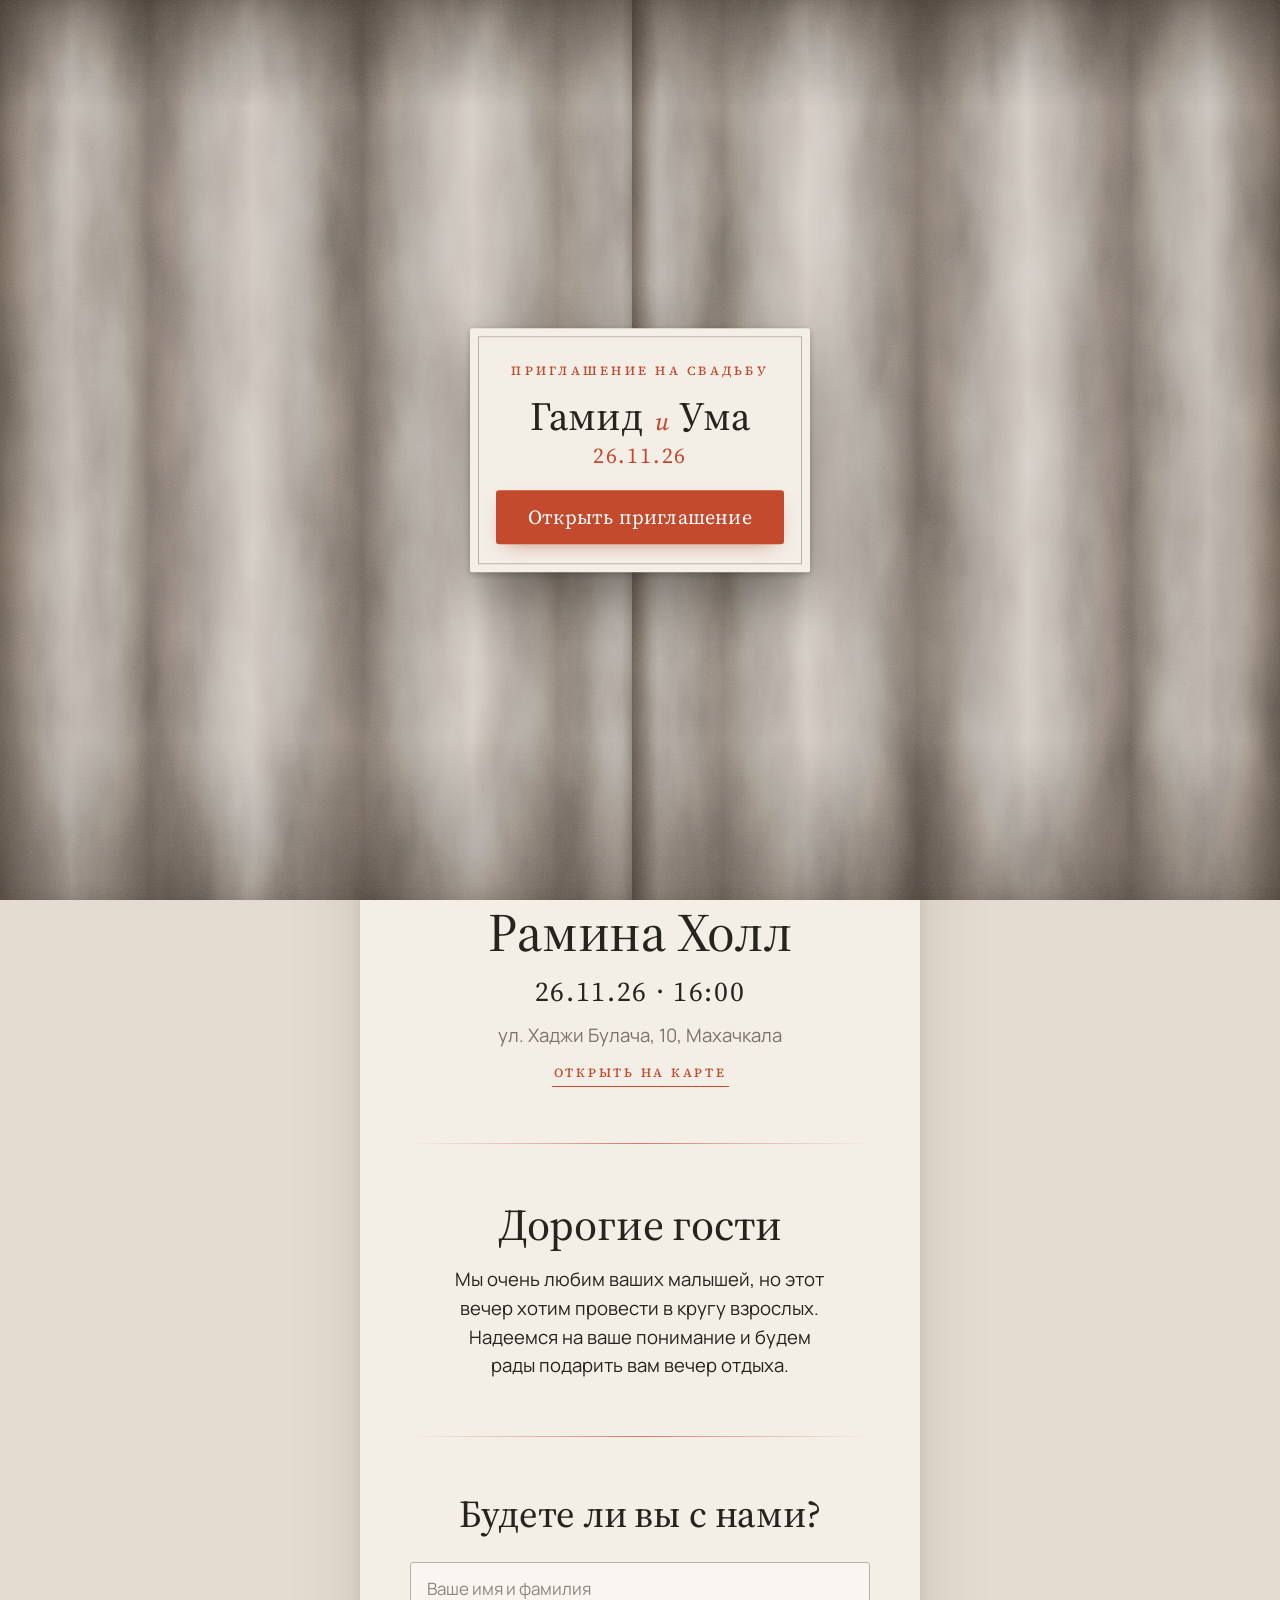
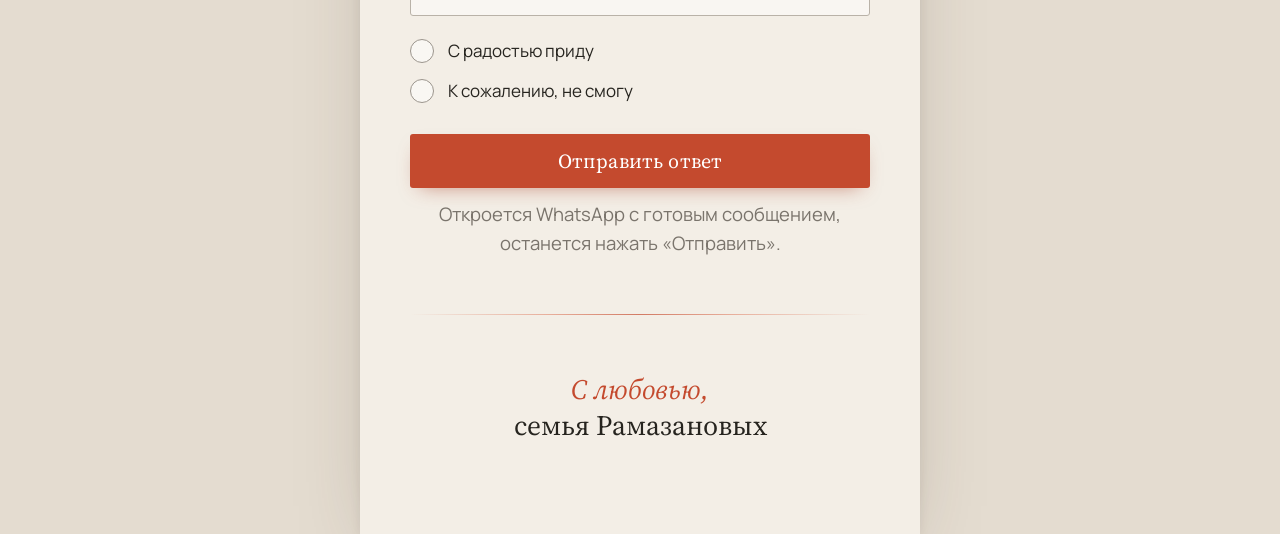
<file: index.html>
<!doctype html>
<html lang="ru">
<head>
  <meta charset="utf-8">
  <meta name="viewport" content="width=device-width, initial-scale=1, viewport-fit=cover">
  <title>Гамид и Ума · 26.11.26</title>
  <meta name="description" content="Приглашение на свадьбу Гамида и Умы. 26 ноября 2026, «Рамина Холл», 16:00">
  <meta property="og:title" content="Гамид и Ума · 26.11.26">
  <meta property="og:description" content="Приглашение на свадьбу. «Рамина Холл», начало в 16:00">
  <meta property="og:type" content="website">
  <meta property="og:image" content="https://atmosferaprintt.github.io/gamid-uma/assets/og.jpg">
  <meta name="theme-color" content="#F3EEE6">
  <link rel="icon" href="data:image/svg+xml,%3Csvg xmlns='http://www.w3.org/2000/svg' viewBox='0 0 64 64'%3E%3Crect width='64' height='64' rx='14' fill='%23F3EEE6'/%3E%3Ctext x='32' y='44' font-family='Georgia,serif' font-size='34' text-anchor='middle' fill='%23C44A2E'%3E%D0%93%D0%A3%3C/text%3E%3C/svg%3E">
  <link rel="preconnect" href="https://fonts.googleapis.com">
  <link rel="preconnect" href="https://fonts.gstatic.com" crossorigin>
  <link href="https://fonts.googleapis.com/css2?family=Source+Serif+4:ital,opsz,wght@0,8..60,400..600;1,8..60,400..600&family=Manrope:wght@400;500&display=swap" rel="stylesheet">
  <link rel="preload" href="assets/curtain-left.webp" as="image">
  <link rel="preload" href="assets/curtain-right.webp" as="image">
  <link rel="stylesheet" href="style.css">
  <noscript><style>#cover { display: none } body.locked { overflow: auto } .rv, .hero .a { opacity: 1 !important; transform: none !important; filter: none !important }</style></noscript>
</head>
<body class="locked">

  <!-- Заставка: закрытый бархатный занавес -->
  <div id="cover">
    <div class="drape left"></div>
    <div class="drape right"></div>
    <div class="cover-card">
      <div class="eyebrow">приглашение на свадьбу</div>
      <div class="cover-names">Гамид <i>и</i> Ума</div>
      <div class="cover-date">26.11.26</div>
      <button id="open" class="btn" type="button">Открыть приглашение</button>
    </div>
  </div>

  <main class="page">
    <header class="hero">
      <img class="curtain l" src="assets/curtain-left.webp" alt="">
      <img class="curtain r" src="assets/curtain-right.webp" alt="">
      <h1 class="names">
        <span class="a w1">Гамид</span>
        <span class="a and">и</span>
        <span class="a w2">Ума</span>
      </h1>
      <div class="a date">26.11.26</div>
    </header>

    <section class="block intro">
      <h2 class="rv">Дорогие родные<br>и близкие!</h2>
      <p class="rv">Приглашаем вас разделить с&nbsp;нами радость нашего свадебного дня.</p>
    </section>

    <hr class="rule">

    <section class="block place">
      <div class="eyebrow rv">место и время</div>
      <h2 class="venue rv">Рамина Холл</h2>
      <div class="when rv">26.11.26 · 16:00</div>
      <p class="addr rv">ул. Хаджи Булача, 10, Махачкала</p>
      <a class="map rv" id="map" target="_blank" rel="noopener">Открыть на карте</a>
    </section>

    <hr class="rule">

    <section class="block adults">
      <h2 class="rv">Дорогие гости</h2>
      <p class="rv">Мы очень любим ваших малышей, но&nbsp;этот вечер хотим провести в&nbsp;кругу взрослых. Надеемся на&nbsp;ваше понимание и&nbsp;будем рады подарить вам вечер&nbsp;отдыха.</p>
    </section>

    <hr class="rule">

    <section class="block rsvp">
      <h2 class="rv">Будете ли вы с&nbsp;нами?</h2>
      <form id="rsvp-form" class="rv" novalidate>
        <input class="inp" name="name" type="text" autocomplete="name" placeholder="Ваше имя и фамилия" aria-label="Ваше имя и фамилия">
        <div class="radios" role="radiogroup" aria-label="Вы придёте?">
          <label class="radio"><input type="radio" name="go" value="yes"><span class="dot"></span>С радостью приду</label>
          <label class="radio"><input type="radio" name="go" value="no"><span class="dot"></span>К сожалению, не смогу</label>
        </div>
        <div class="count" aria-hidden="true">
          <div class="count-in">
            <span>Сколько вас будет?</span>
            <div class="stepper">
              <button type="button" data-d="-1" aria-label="Меньше">−</button>
              <output name="count">1</output>
              <button type="button" data-d="1" aria-label="Больше">+</button>
            </div>
            <small>Укажите, пожалуйста, только взрослых гостей</small>
          </div>
        </div>
        <div class="form-error" role="alert" hidden></div>
        <button class="btn" type="submit">Отправить ответ</button>
        <p class="hint">Откроется WhatsApp с готовым сообщением, останется нажать «Отправить».</p>
      </form>
      <div class="thanks" hidden>
        <div class="thanks-title">Спасибо!</div>
        <p></p>
        <a class="btn" id="wa-again" target="_blank" rel="noopener">Открыть WhatsApp</a>
        <button class="link" type="button" id="again">Изменить ответ</button>
      </div>
    </section>

    <hr class="rule">

    <footer class="block sign">
      <em class="rv">С любовью,</em>
      <div class="rv">семья Рамазановых</div>
    </footer>
  </main>

  <script src="app.js"></script>
</body>
</html>
</file>
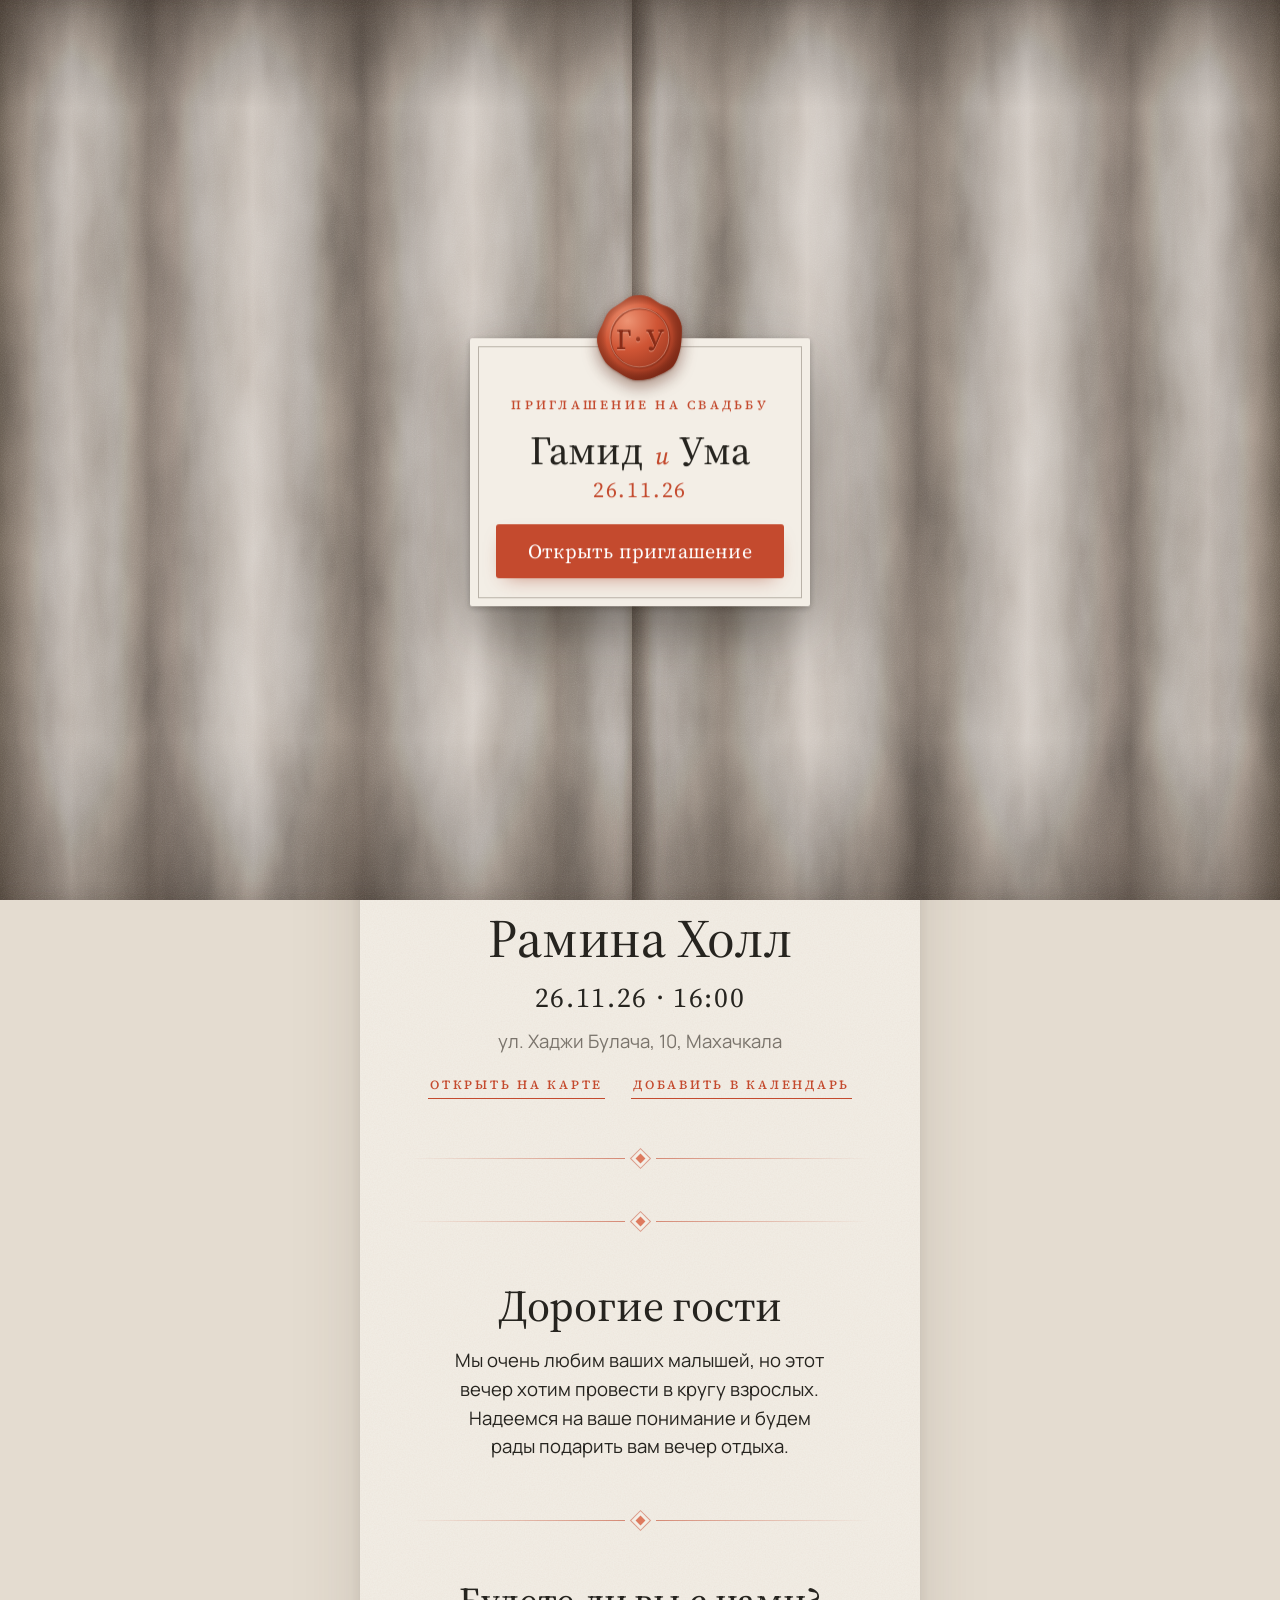
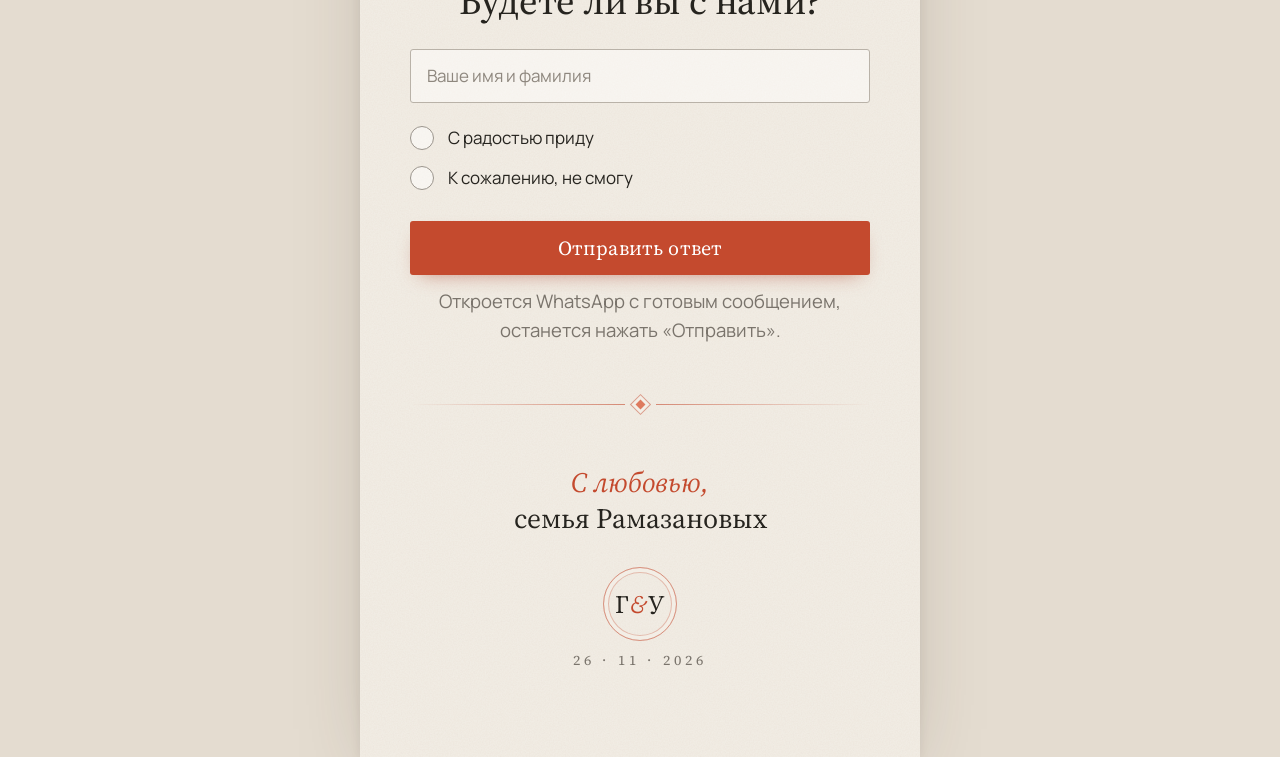
<file: preview/index.html>
<!doctype html>
<html lang="ru">
<head>
  <meta charset="utf-8">
  <meta name="viewport" content="width=device-width, initial-scale=1, viewport-fit=cover">
  <title>Гамид и Ума · 26.11.26</title>
  <meta name="description" content="Приглашение на свадьбу Гамида и Умы. 26 ноября 2026, «Рамина Холл», 16:00">
  <meta property="og:title" content="Гамид и Ума · 26.11.26">
  <meta property="og:description" content="Приглашение на свадьбу. «Рамина Холл», начало в 16:00">
  <meta property="og:type" content="website">
  <meta property="og:image" content="https://atmosferaprintt.github.io/gamid-uma/../assets/og.jpg">
  <meta name="theme-color" content="#F3EEE6">
  <meta name="robots" content="noindex">
  <link rel="icon" href="data:image/svg+xml,%3Csvg xmlns='http://www.w3.org/2000/svg' viewBox='0 0 64 64'%3E%3Crect width='64' height='64' rx='14' fill='%23F3EEE6'/%3E%3Ctext x='32' y='44' font-family='Georgia,serif' font-size='34' text-anchor='middle' fill='%23C44A2E'%3E%D0%93%D0%A3%3C/text%3E%3C/svg%3E">
  <link rel="preconnect" href="https://fonts.googleapis.com">
  <link rel="preconnect" href="https://fonts.gstatic.com" crossorigin>
  <link href="https://fonts.googleapis.com/css2?family=Source+Serif+4:ital,opsz,wght@0,8..60,400..600;1,8..60,400..600&family=Manrope:wght@400;500&display=swap" rel="stylesheet">
  <link rel="preload" href="../assets/curtain-left.webp" as="image">
  <link rel="preload" href="../assets/curtain-right.webp" as="image">
  <link rel="stylesheet" href="style.css">
  <noscript><style>#cover { display: none } body.locked { overflow: auto } .rv, .hero .a { opacity: 1 !important; transform: none !important; filter: none !important }</style></noscript>
</head>
<body class="locked">

  <!-- Заставка: закрытый бархатный занавес -->
  <div id="cover">
    <div class="drape left"></div>
    <div class="drape right"></div>
    <div class="cover-card">
      <div class="seal" aria-hidden="true">
        <svg viewBox="0 0 100 100">
          <defs>
            <radialGradient id="wax" cx="36%" cy="30%" r="78%"><stop offset="0" stop-color="#EE9474"/><stop offset=".45" stop-color="#CF5535"/><stop offset="1" stop-color="#8C2E19"/></radialGradient>
            <radialGradient id="pool" cx="50%" cy="50%" r="50%"><stop offset=".78" stop-color="#000" stop-opacity="0"/><stop offset="1" stop-color="#5a1a0c" stop-opacity=".35"/></radialGradient>
          </defs>
          <path d="M95.1 50.0 C94.8 55.3 94.3 60.5 92.8 65.6 C91.3 70.6 89.5 76.4 86.1 80.3 C82.8 84.2 77.3 86.7 72.6 89.1 C67.9 91.5 63.0 93.7 57.9 94.6 C52.8 95.6 47.0 96.1 42.1 95.0 C37.1 93.9 32.5 90.7 28.0 88.0 C23.6 85.4 18.8 82.9 15.3 79.2 C11.7 75.4 8.9 70.5 6.9 65.7 C4.9 60.8 3.0 55.1 3.4 50.0 C3.8 44.9 7.0 39.9 9.1 35.1 C11.2 30.4 12.8 25.2 16.0 21.4 C19.2 17.6 23.9 15.2 28.3 12.3 C32.6 9.4 36.9 5.3 41.9 4.0 C46.9 2.8 53.1 3.1 58.0 4.6 C63.0 6.0 66.9 10.0 71.6 12.5 C76.4 15.0 82.5 16.0 86.3 19.5 C90.1 23.1 93.0 28.7 94.5 33.8 C96.0 38.9 95.4 44.7 95.1 50.0Z" fill="url(#wax)"/>
          <path d="M95.1 50.0 C94.8 55.3 94.3 60.5 92.8 65.6 C91.3 70.6 89.5 76.4 86.1 80.3 C82.8 84.2 77.3 86.7 72.6 89.1 C67.9 91.5 63.0 93.7 57.9 94.6 C52.8 95.6 47.0 96.1 42.1 95.0 C37.1 93.9 32.5 90.7 28.0 88.0 C23.6 85.4 18.8 82.9 15.3 79.2 C11.7 75.4 8.9 70.5 6.9 65.7 C4.9 60.8 3.0 55.1 3.4 50.0 C3.8 44.9 7.0 39.9 9.1 35.1 C11.2 30.4 12.8 25.2 16.0 21.4 C19.2 17.6 23.9 15.2 28.3 12.3 C32.6 9.4 36.9 5.3 41.9 4.0 C46.9 2.8 53.1 3.1 58.0 4.6 C63.0 6.0 66.9 10.0 71.6 12.5 C76.4 15.0 82.5 16.0 86.3 19.5 C90.1 23.1 93.0 28.7 94.5 33.8 C96.0 38.9 95.4 44.7 95.1 50.0Z" fill="url(#pool)"/>
          <circle cx="50" cy="50" r="32" fill="none" stroke="#7d2814" stroke-opacity=".55" stroke-width="2.2"/>
          <circle cx="49.3" cy="49.3" r="32" fill="none" stroke="#ffd2bf" stroke-opacity=".45" stroke-width="1"/>
        </svg>
        <span>Г<i>·</i>У</span>
      </div>
      <div class="eyebrow">приглашение на свадьбу</div>
      <div class="cover-names">Гамид <i>и</i> Ума</div>
      <div class="cover-date">26.11.26</div>
      <button id="open" class="btn" type="button">Открыть приглашение</button>
    </div>
  </div>

  <main class="page">
    <header class="hero">
      <img class="curtain l" src="../assets/curtain-left.webp" alt="">
      <img class="curtain r" src="../assets/curtain-right.webp" alt="">
      <h1 class="names">
        <span class="a w1">Гамид</span>
        <span class="a and">и</span>
        <span class="a w2">Ума</span>
      </h1>
      <div class="a date">26.11.26</div>
    </header>

    <section class="block intro">
      <h2 class="rv">Дорогие родные<br>и близкие!</h2>
      <p class="rv">Приглашаем вас разделить с&nbsp;нами радость нашего свадебного дня.</p>
    </section>

    <div class="orn" aria-hidden="true"><i></i><b></b><i></i></div>

    <section class="block place">
      <div class="eyebrow rv">место и время</div>
      <h2 class="venue rv">Рамина Холл</h2>
      <div class="when rv">26.11.26 · 16:00</div>
      <p class="addr rv">ул. Хаджи Булача, 10, Махачкала</p>
      <div class="links rv">
        <a class="map" id="map" target="_blank" rel="noopener">Открыть на карте</a>
        <a class="map" href="../assets/wedding.ics" download="Свадьба Гамида и Умы.ics">Добавить в календарь</a>
      </div>
    </section>

    <div class="orn" aria-hidden="true"><i></i><b></b><i></i></div>

    <section class="block countdown" id="countdown">
      <div class="eyebrow rv">до торжества</div>
      <div class="cd rv" id="cd">
        <div><b data-u="d">0</b><span>дней</span></div>
        <div><b data-u="h">0</b><span>часов</span></div>
        <div><b data-u="m">0</b><span>минут</span></div>
      </div>
    </section>

    <div class="orn" aria-hidden="true"><i></i><b></b><i></i></div>

    <section class="block adults">
      <h2 class="rv">Дорогие гости</h2>
      <p class="rv">Мы очень любим ваших малышей, но&nbsp;этот вечер хотим провести в&nbsp;кругу взрослых. Надеемся на&nbsp;ваше понимание и&nbsp;будем рады подарить вам вечер&nbsp;отдыха.</p>
    </section>

    <div class="orn" aria-hidden="true"><i></i><b></b><i></i></div>

    <section class="block rsvp">
      <h2 class="rv">Будете ли вы с&nbsp;нами?</h2>
      <form id="rsvp-form" class="rv" novalidate>
        <input class="inp" name="name" type="text" autocomplete="name" placeholder="Ваше имя и фамилия" aria-label="Ваше имя и фамилия">
        <div class="radios" role="radiogroup" aria-label="Вы придёте?">
          <label class="radio"><input type="radio" name="go" value="yes"><span class="dot"></span>С радостью приду</label>
          <label class="radio"><input type="radio" name="go" value="no"><span class="dot"></span>К сожалению, не смогу</label>
        </div>
        <div class="count" aria-hidden="true">
          <div class="count-in">
            <span>Сколько вас будет?</span>
            <div class="stepper">
              <button type="button" data-d="-1" aria-label="Меньше">−</button>
              <output name="count">1</output>
              <button type="button" data-d="1" aria-label="Больше">+</button>
            </div>
            <small>Укажите, пожалуйста, только взрослых гостей</small>
          </div>
        </div>
        <div class="form-error" role="alert" hidden></div>
        <button class="btn" type="submit">Отправить ответ</button>
        <p class="hint">Откроется WhatsApp с готовым сообщением, останется нажать «Отправить».</p>
      </form>
      <div class="thanks" hidden>
        <div class="thanks-title">Спасибо!</div>
        <p></p>
        <a class="btn" id="wa-again" target="_blank" rel="noopener">Открыть WhatsApp</a>
        <button class="link" type="button" id="again">Изменить ответ</button>
      </div>
    </section>

    <div class="orn" aria-hidden="true"><i></i><b></b><i></i></div>

    <footer class="block sign">
      <em class="rv">С любовью,</em>
      <div class="rv">семья Рамазановых</div>
      <div class="mono rv" aria-hidden="true"><span>Г<i>&amp;</i>У</span></div>
      <div class="footer-date rv">26 · 11 · 2026</div>
    </footer>
  </main>

  <script src="app.js"></script>
</body>
</html>
</file>
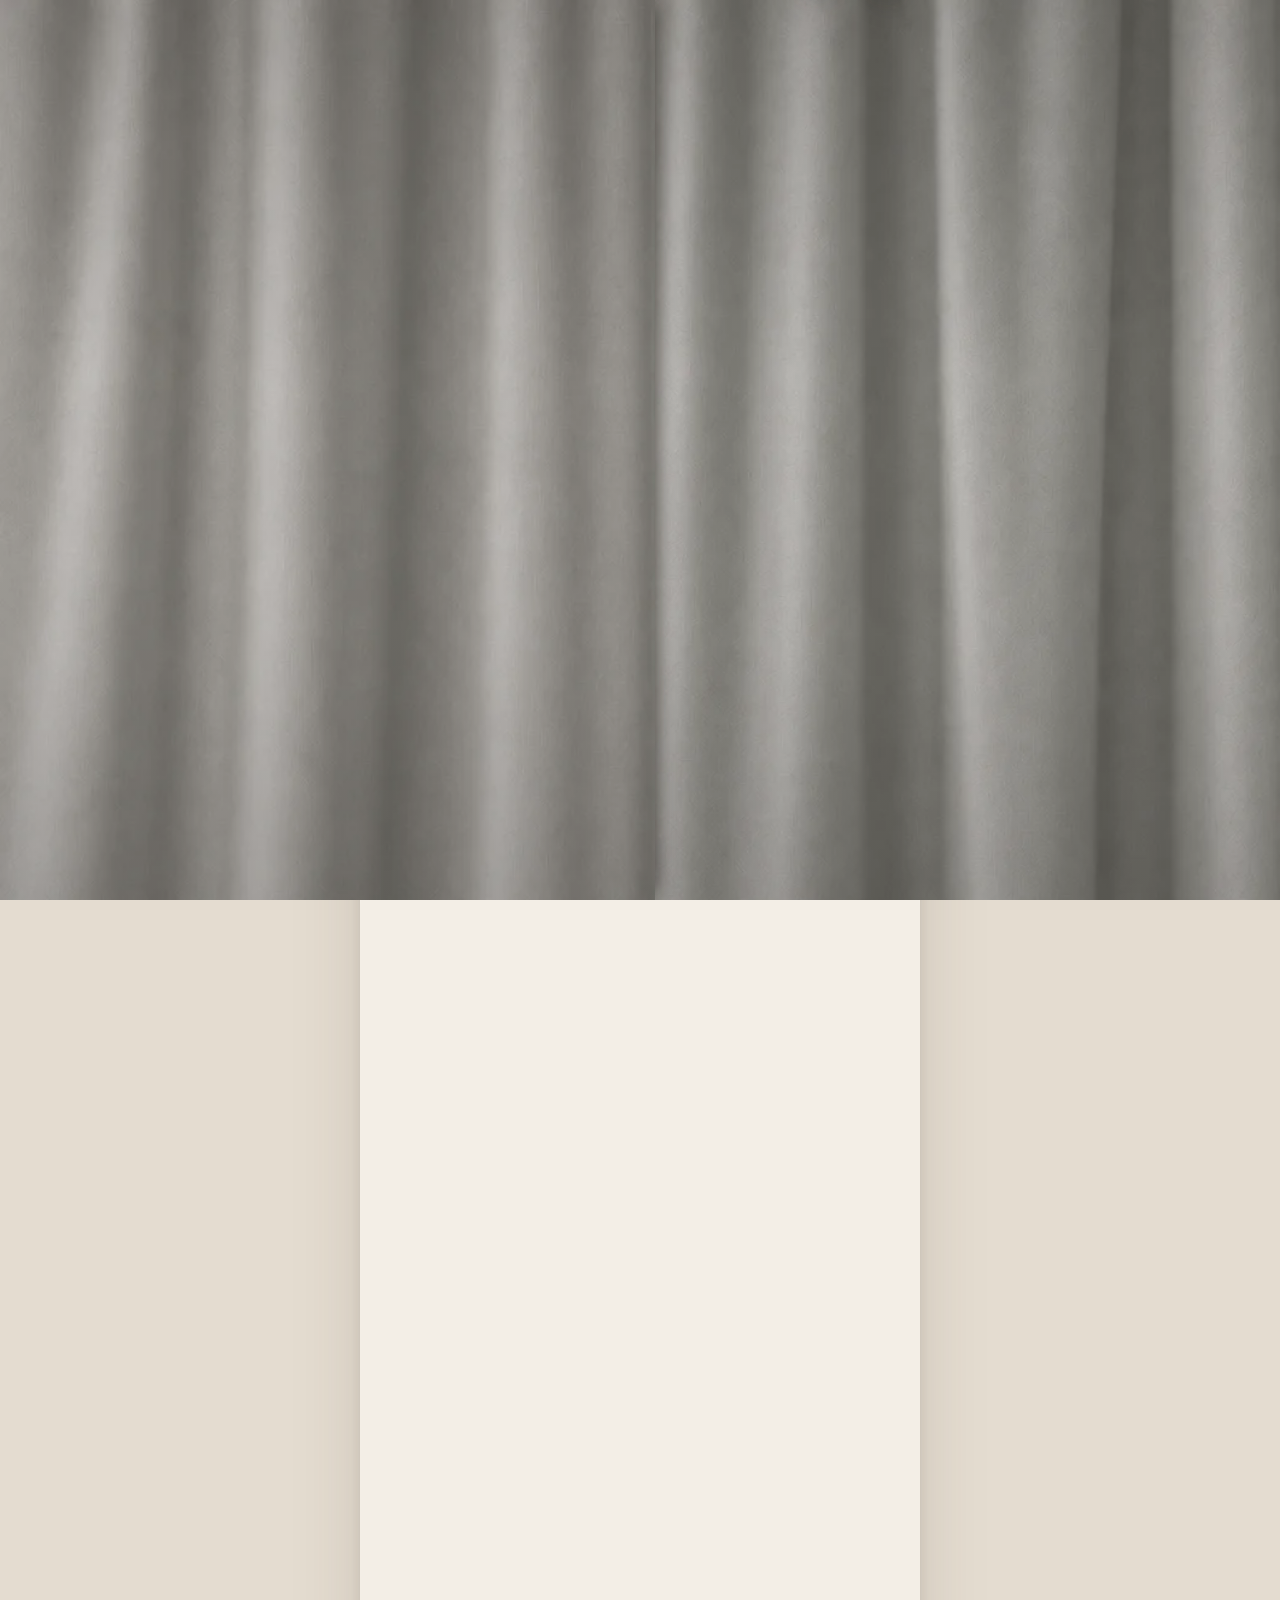
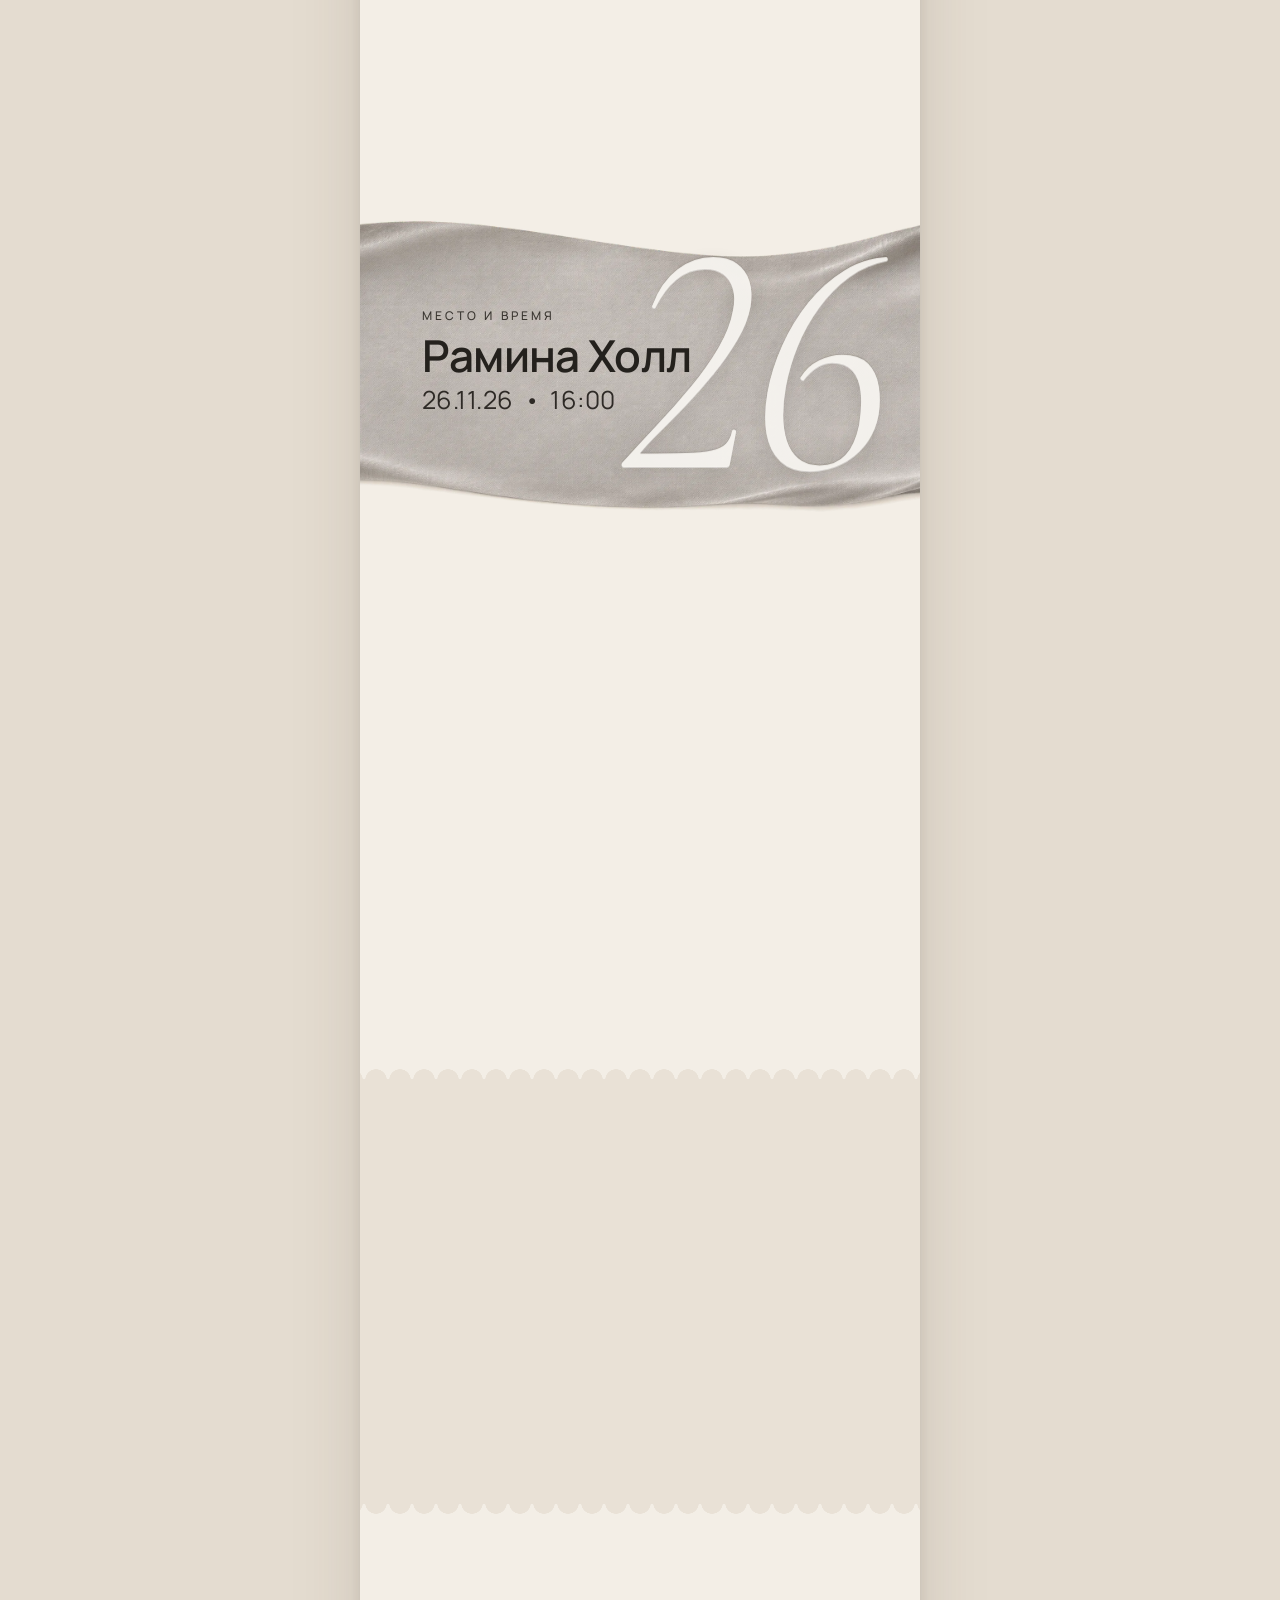
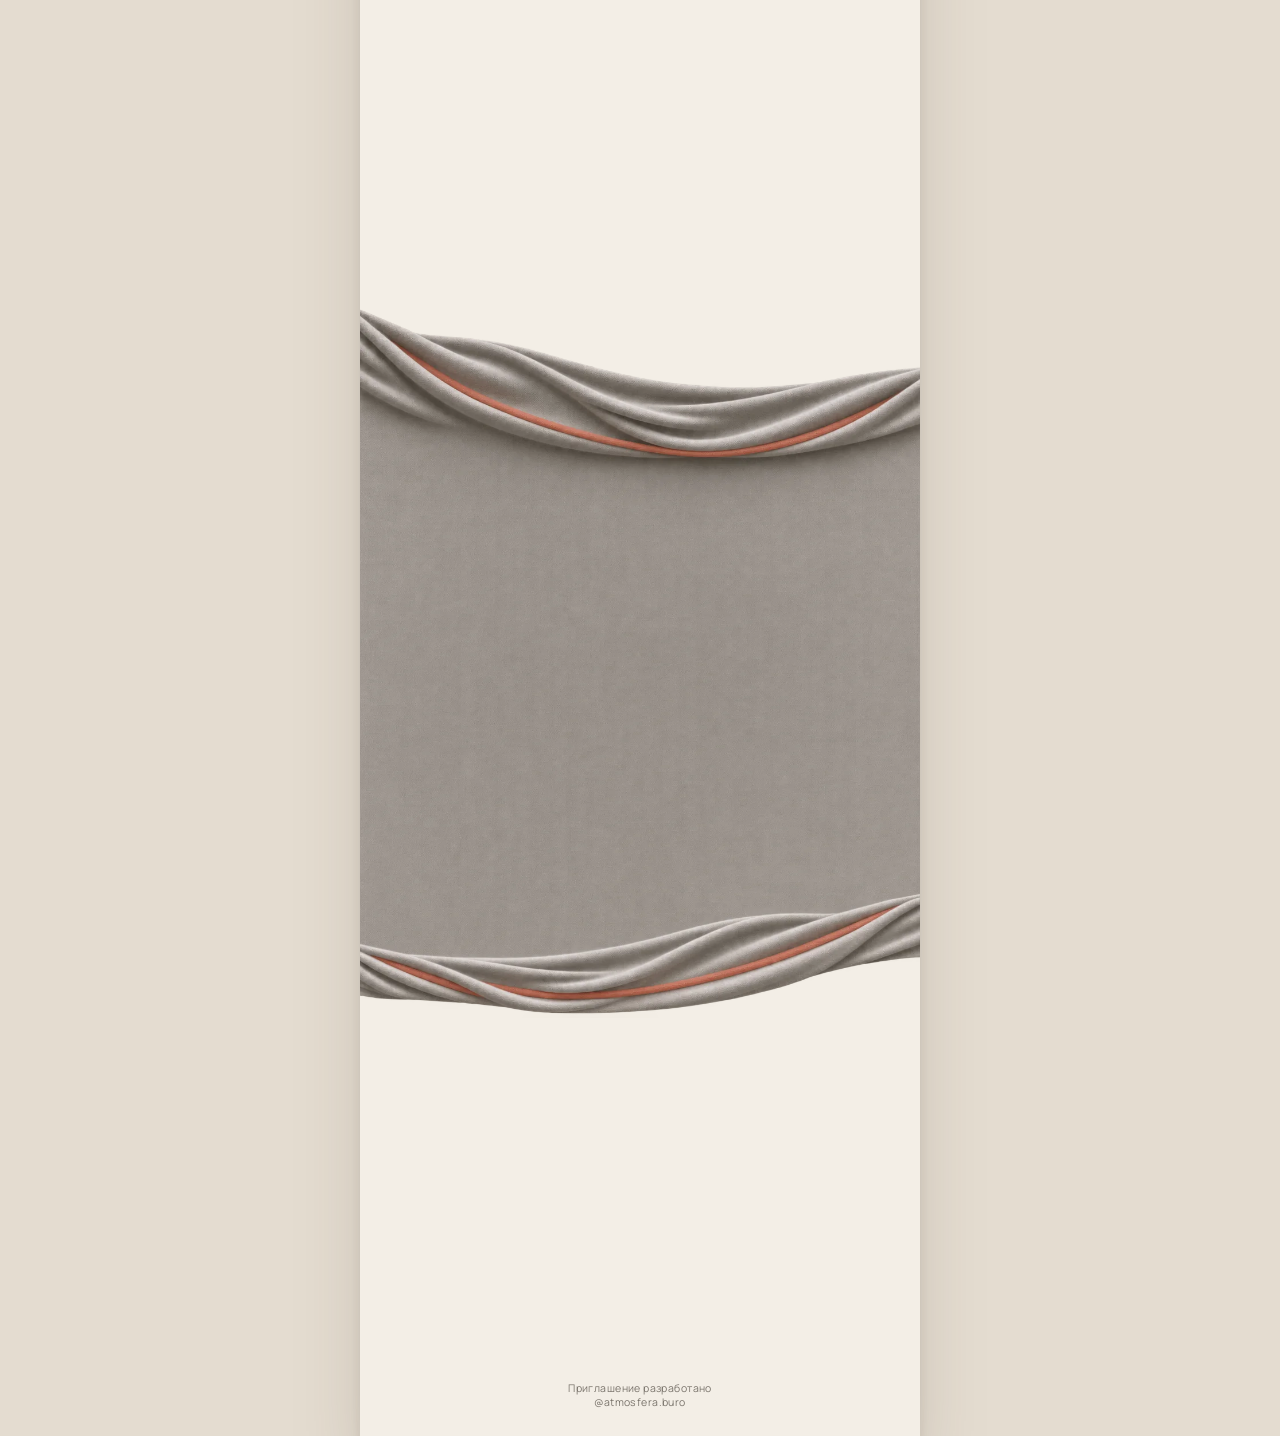
<file: variants/index.html>
<!doctype html>
<html lang="ru">
<head>
  <meta charset="utf-8">
  <meta name="viewport" content="width=device-width, initial-scale=1">
  <meta name="robots" content="noindex">
  <title>Гамид и Ума · 26.11.26</title>
  <meta http-equiv="refresh" content="0; url=barhat/">
  <style>body{background:#F3EEE6;font:16px/1.5 system-ui,sans-serif;color:#26241F;text-align:center;padding:40px 16px}a{color:#C44A2E}</style>
</head>
<body><p>Приглашение открывается… <a href="barhat/">Открыть</a></p></body>
</html>
</file>
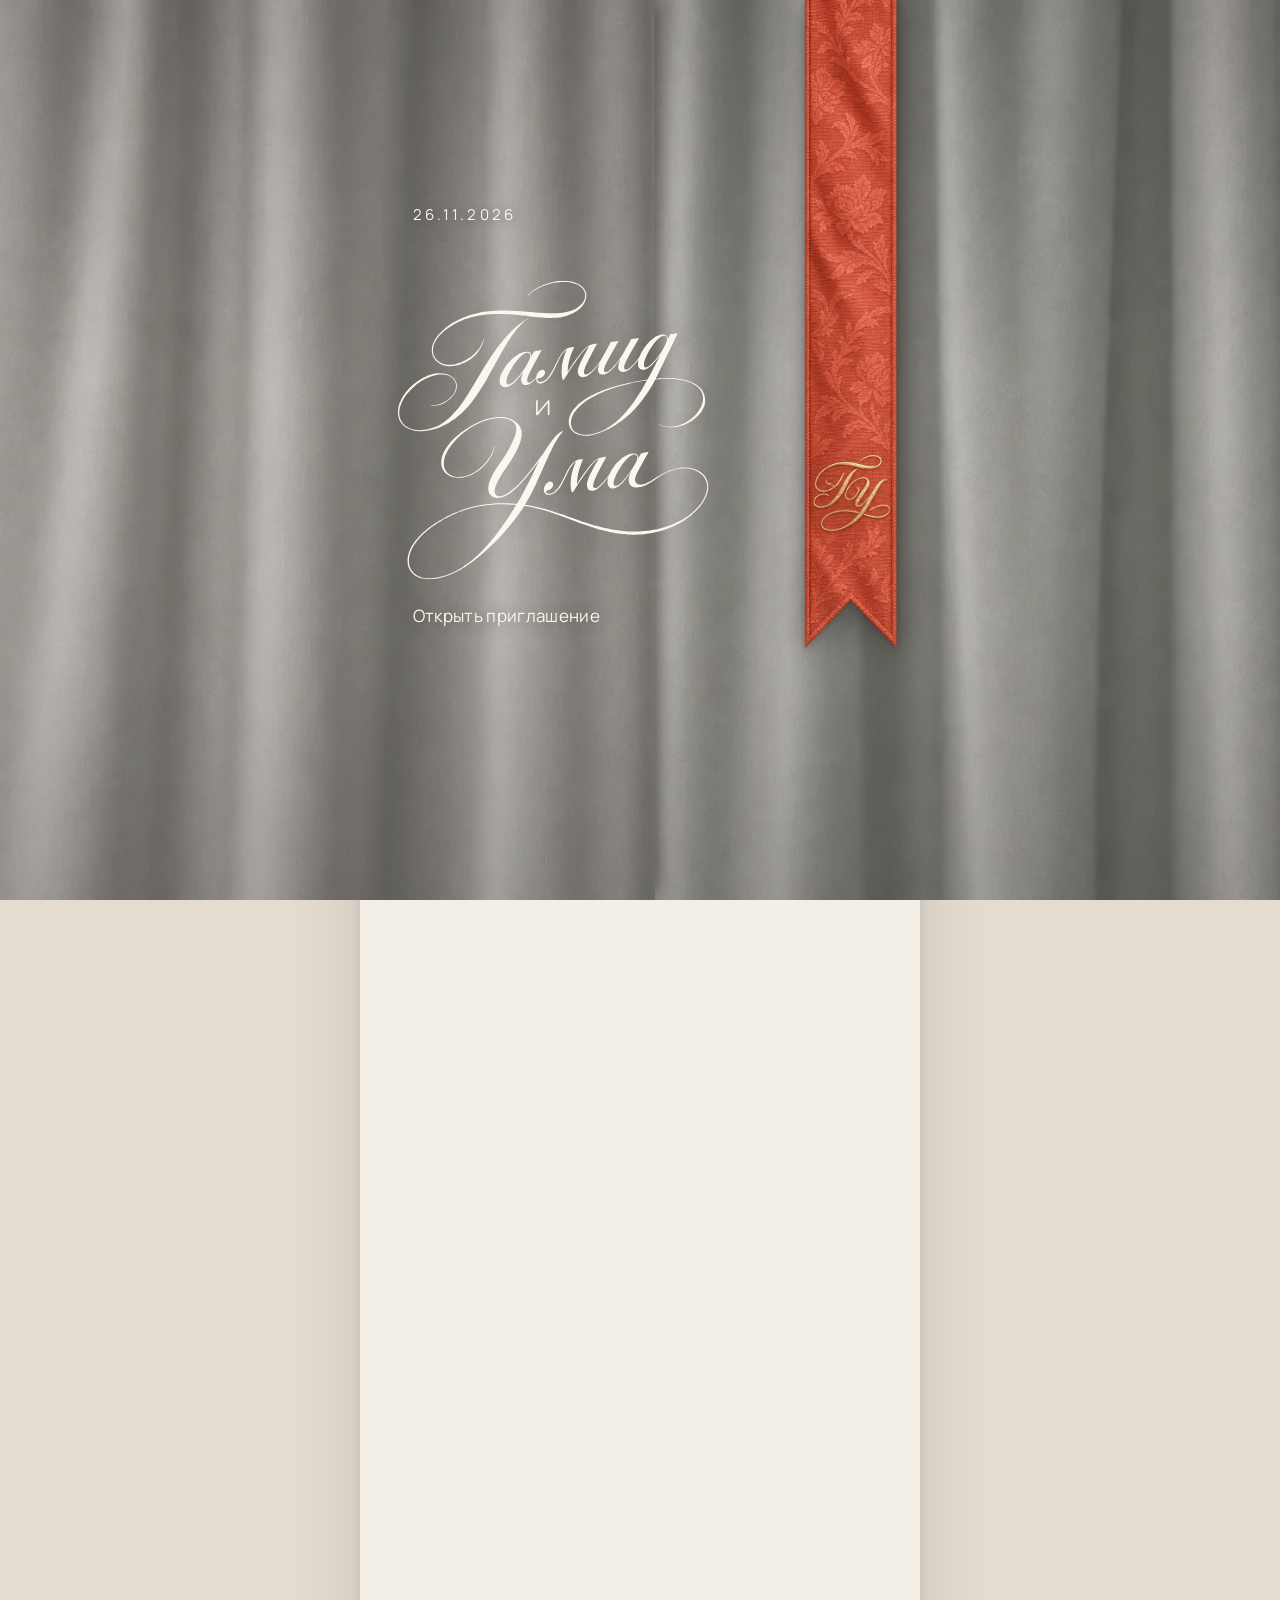
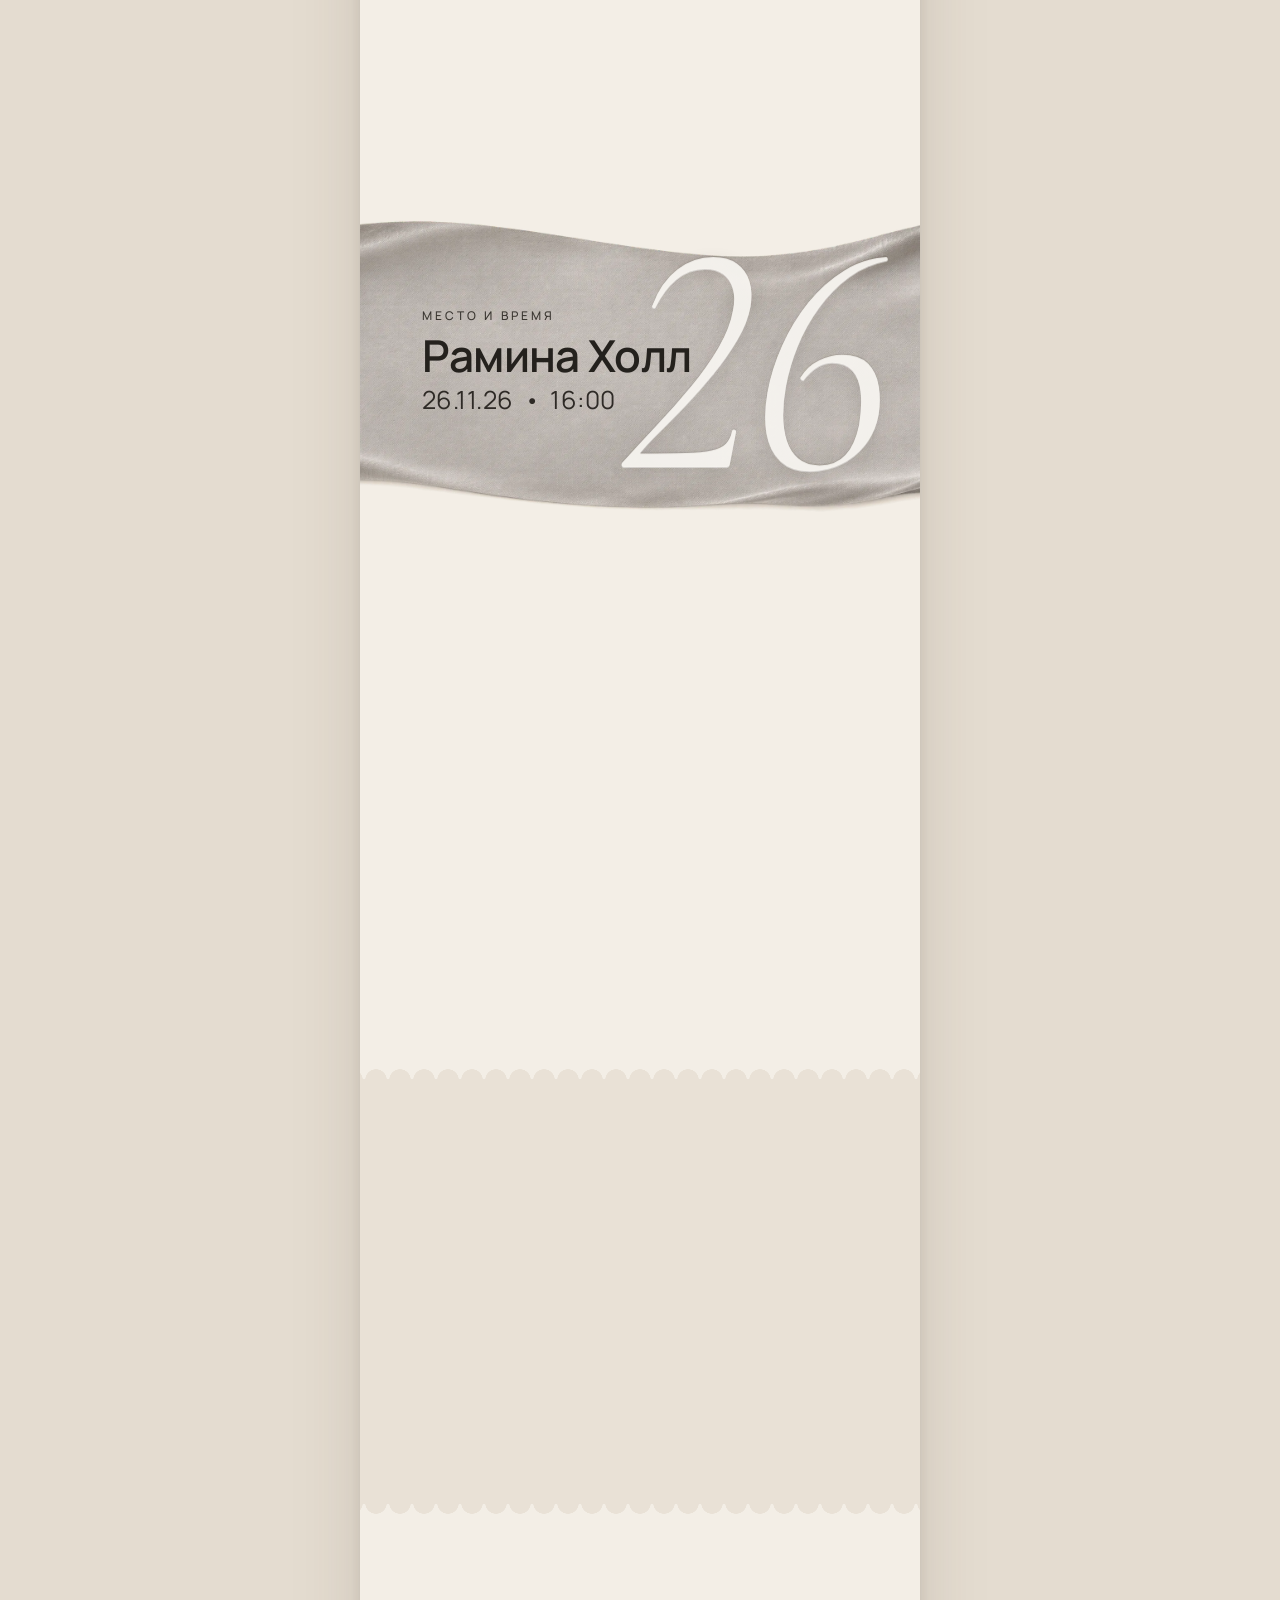
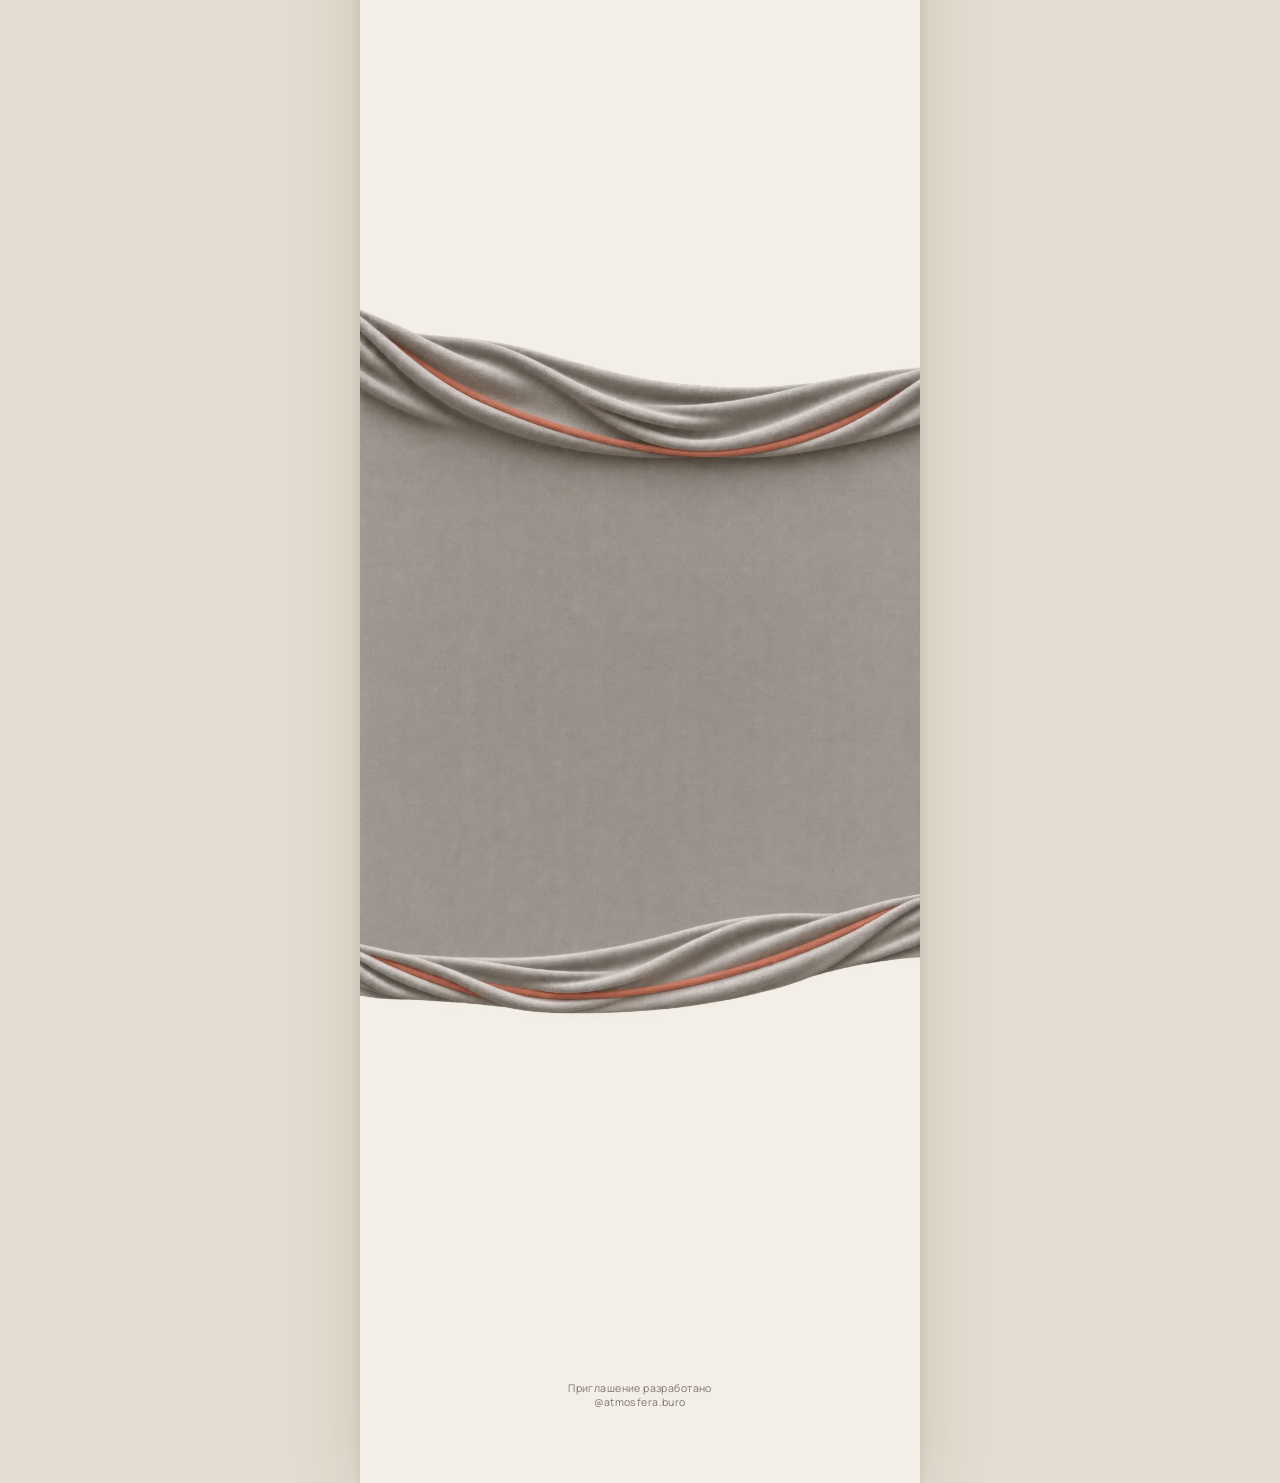
<file: variants/barhat/index.html>
<!doctype html>
<html lang="ru">
<head>
  <meta charset="utf-8">
  <meta name="viewport" content="width=device-width, initial-scale=1, viewport-fit=cover">
  <title>Гамид и Ума · 26.11.26</title>
  <meta name="robots" content="noindex">
  <meta name="description" content="Приглашение на свадьбу Гамида и Умы. 26 ноября 2026, «Рамина Холл», 16:00">
  <meta property="og:title" content="Гамид и Ума · 26.11.26">
  <meta property="og:description" content="Приглашение на свадьбу. «Рамина Холл», начало в 16:00">
  <meta property="og:type" content="website">
  <meta property="og:image" content="https://atmosferaprintt.github.io/gamid-uma/assets/og.jpg">
  <meta name="theme-color" content="#6E655F">
  <link rel="icon" href="data:image/svg+xml,%3Csvg xmlns='http://www.w3.org/2000/svg' viewBox='0 0 64 64'%3E%3Crect width='64' height='64' rx='14' fill='%23F3EEE6'/%3E%3Ctext x='32' y='44' font-family='Georgia,serif' font-size='34' text-anchor='middle' fill='%23C44A2E'%3E%D0%93%D0%A3%3C/text%3E%3C/svg%3E">
  <link rel="preconnect" href="https://fonts.googleapis.com">
  <link rel="preconnect" href="https://fonts.gstatic.com" crossorigin>
  <link href="https://fonts.googleapis.com/css2?family=Manrope:wght@200;400;500;600&family=Great+Vibes&family=Cormorant+Garamond:ital,wght@0,300;0,400;0,500;0,600;1,400&family=Montserrat:wght@300;400;500&display=swap" rel="stylesheet">
  <link rel="preload" href="jacquard.webp" as="image">
  <link rel="preload" href="names-1-light.svg" as="image">
  <link rel="preload" href="cover-left.webp" as="image">
  <link rel="preload" href="cover-right.webp" as="image">
  <link rel="preload" href="names-1.svg" as="image">
  <link rel="preload" href="names-2.svg" as="image">
  <link rel="preload" href="curtain-left.webp" as="image">
  <link rel="preload" href="curtain-right.webp" as="image">
  <link rel="stylesheet" href="style.css?v=20261120f">
  <noscript><style>#cover { display: none } body.locked { overflow: auto; height: auto } .rv, .hero .a, .draw, .arch > *, .days > * { opacity: 1 !important; transform: none !important; filter: none !important; stroke-dashoffset: 0 !important } .lettering .ln { -webkit-mask: none !important; mask: none !important; opacity: 1 !important }</style></noscript>
</head>
<body class="locked" data-type="3">

  <!-- Заставка: занавес с тёмным тоном, инициалы, дата, жаккардовая лента -->
  <div id="cover">
    <div class="drape left" aria-hidden="true"></div>
    <div class="drape right" aria-hidden="true"></div>
    <div class="cover-in">
      <div class="cover-date">26.11.2026</div>
      <div class="cover-names" role="img" aria-label="Гамид и Ума">
        <img class="ln ln1" src="names-1-light.svg" width="4476" height="4304" alt="">
        <img class="ln and" src="names-and-light.svg" width="4476" height="4304" alt="">
        <img class="ln ln2" src="names-2-light.svg" width="4476" height="4304" alt="">
      </div>
      <button id="open" class="btn-open" type="button">Открыть приглашение</button>
      <img class="jacquard" src="jacquard.webp" width="220" height="1500" alt="" aria-hidden="true">
    </div>
  </div>

  <main class="page">

    <!-- ===== Сцена: шторы, имена, дата ===== -->
    <header class="hero">
      <canvas class="dust" aria-hidden="true"></canvas>
      <img class="hero-crest" src="gerb.webp" width="760" height="834" alt="" aria-hidden="true">
      <img class="curtain l" src="curtain-left.webp" alt="">
      <img class="curtain r" src="curtain-right.webp" alt="">
      <h1 class="names">
        <span class="sr">Гамид и Ума</span>
        <span class="lettering" aria-hidden="true">
          <img class="ln ln1" src="names-1.svg" width="4476" height="4304" alt="">
          <img class="ln and" src="names-and.svg" width="4476" height="4304" alt="">
          <img class="ln ln2" src="names-2.svg" width="4476" height="4304" alt="">
        </span>
      </h1>
    </header>

    <!-- всё после сцены едет листом поверх неё, поэтому низ штор всегда скрыт -->
    <div class="sheet">

    <!-- ===== Акт I: приветствие в арке ===== -->
    <section class="act greet">
      <div class="arch rv">
        <svg class="arch-line" aria-hidden="true"><path class="half l" pathLength="1"/><path class="half r" pathLength="1"/></svg>
        <span class="keystone" aria-hidden="true"></span>
        <div class="eyebrow">приглашение</div>
        <h2>Дорогие родные<br>и&nbsp;близкие!</h2>
        <p>Мы рады пригласить вас на&nbsp;свадьбу наших детей. Это очень важный и&nbsp;трепетный для нас день, наполненный искренними чувствами и&nbsp;тёплыми улыбками. Хотим разделить его с&nbsp;самыми любимыми и&nbsp;родными людьми и&nbsp;сохранить воспоминания о&nbsp;нём на&nbsp;долгие годы.</p>
        <div class="sig"><span>С уважением,</span>Казбек и&nbsp;Эльмира</div>
      </div>
    </section>

    <!-- ===== Акт II: календарь и отсчёт ===== -->
    <section class="act when">
      <div class="eyebrow rv">дата торжества</div>
      <h2 class="rv">Ноябрь 2026</h2>
      <div class="cal rv" role="img" aria-label="Календарь на ноябрь 2026, выделено 26 ноября, четверг">
        <div class="dow"><span>пн</span><span>вт</span><span>ср</span><span>чт</span><span>пт</span><span>сб</span><span>вс</span></div>
        <div class="days">
          <i></i><i></i><i></i><i></i><i></i><i></i><span>1</span>
          <span>2</span><span>3</span><span>4</span><span>5</span><span>6</span><span>7</span><span>8</span>
          <span>9</span><span>10</span><span>11</span><span>12</span><span>13</span><span>14</span><span>15</span>
          <span>16</span><span>17</span><span>18</span><span>19</span><span>20</span><span>21</span><span>22</span>
          <span>23</span><span>24</span><span>25</span><span class="the-day"><svg viewBox="0 0 48 44" aria-hidden="true"><path class="draw" pathLength="1" d="M24 41C10.5 31.5 3 23.5 3 15.2 3 8.6 8 4 14 4c4.4 0 7.9 2.4 10 6 2.1-3.6 5.6-6 10-6 6 0 11 4.6 11 11.2C45 23.5 37.5 31.5 24 41Z"/></svg><b>26</b></span><span>27</span><span>28</span><span>29</span>
          <span>30</span>
        </div>
      </div>
      <div class="countdown rv" id="countdown">
        <div class="cd-label">до торжества</div>
        <div class="cd">
          <div><b data-u="d">0</b><span>дней</span></div>
          <div><b data-u="h">0</b><span>часов</span></div>
          <div><b data-u="m">0</b><span>минут</span></div>
        </div>
      </div>
    </section>

    <!-- ===== Акт III: место и время на ткани, под ней рисунок зала ===== -->
    <section class="act place">
      <div class="ribbon" id="ribbon">
        <div class="r-big" aria-hidden="true">26</div>
        <div class="r-text">
          <div class="r-eyebrow">место и время</div>
          <div class="r-venue">Рамина Холл</div>
          <div class="r-when">26.11.26 <i>•</i> 16:00</div>
        </div>
      </div>
      <img class="hall rv" src="hall.webp" width="1100" height="825" alt="Рисунок здания «Рамина Холл»" loading="lazy" decoding="async">
      <p class="r-addr rv">ул.&nbsp;Хаджи Булача, 10,&nbsp;Махачкала</p>
      <div class="links rv">
        <a class="pill" id="map" target="_blank" rel="noopener">Открыть на карте</a>
        <a class="pill" href="../../assets/wedding.ics" download="Свадьба Гамида и Умы.ics">Добавить в календарь</a>
      </div>
    </section>

    <!-- ===== Акт IV: дресс-код на полосе с фестонами ===== -->
    <section class="act dress band">
      <div class="eyebrow rv">для гостей</div>
      <h2 class="rv">Дресс-код</h2>
      <p class="rv">Мужчины в&nbsp;костюмах, дамы в&nbsp;вечерних платьях. Милые&nbsp;дамы, будем рады, если для этого вечера вы выберете платье не&nbsp;чёрного оттенка.</p>
      <div class="sw-note rv"><i class="no-black" aria-hidden="true"></i>платья любых оттенков, <span>кроме чёрного</span></div>
    </section>

    <!-- ===== Акт V: маленькая просьба, цитата между орнаментами ===== -->
    <section class="act kids">
      <div class="quote rv">
        <img class="bow-line" src="bow-line.webp" width="1100" height="75" alt="" aria-hidden="true" loading="lazy" decoding="async">
        <div class="eyebrow">маленькая просьба</div>
        <p class="q">Мы очень любим ваших малышей, но&nbsp;этот вечер хотим провести в&nbsp;кругу взрослых. Надеемся на&nbsp;ваше понимание и&nbsp;будем рады подарить вам вечер&nbsp;отдыха.</p>
        <img class="bow-line" src="bow-line.webp" width="1100" height="75" alt="" aria-hidden="true" loading="lazy" decoding="async">
      </div>
    </section>

    <!-- ===== Акт VI: анкета на сером бархате с драпировкой ===== -->
    <section class="act rsvp">
      <div class="rsvp-in">
        <h2 class="rv">Будете ли вы с&nbsp;нами?</h2>
        <p class="deadline rv">Просим подтвердить присутствие до&nbsp;23&nbsp;ноября 2026&nbsp;года</p>
        <form id="rsvp-form" class="rv" novalidate>
          <input class="inp" name="name" type="text" autocomplete="name" placeholder="Ваше имя и фамилия" aria-label="Ваше имя и фамилия">
          <div class="radios" role="radiogroup" aria-label="Вы придёте?">
            <label class="radio"><input type="radio" name="go" value="yes"><span class="dot"></span>С радостью приду</label>
            <label class="radio"><input type="radio" name="go" value="no"><span class="dot"></span>К сожалению, не&nbsp;смогу</label>
          </div>
          <div class="count" aria-hidden="true">
            <div class="count-in">
              <span>Сколько вас будет?</span>
              <div class="stepper">
                <button type="button" data-d="-1" aria-label="Меньше">−</button>
                <output name="count">1</output>
                <button type="button" data-d="1" aria-label="Больше">+</button>
              </div>
              <small>Укажите, пожалуйста, только взрослых гостей</small>
            </div>
          </div>
          <div class="form-error" role="alert" hidden></div>
          <button class="btn" type="submit">Отправить ответ</button>
          <p class="hint">Откроется WhatsApp с&nbsp;готовым сообщением, останется нажать «Отправить».</p>
        </form>
        <div class="thanks" hidden>
          <div class="thanks-title">Спасибо!</div>
          <p></p>
          <a class="btn" id="wa-again" target="_blank" rel="noopener">Открыть WhatsApp</a>
          <button class="link" type="button" id="again">Изменить ответ</button>
        </div>
      </div>
    </section>

    <!-- ===== Финал ===== -->
    <footer class="act finale">
      <div class="sig fin-sig rv"><span>С уважением,</span>Казбек и&nbsp;Эльмира</div>
      <div class="crest rv" aria-label="Монограмма Гамида и Умы" role="img">
        <img src="gerb.webp" alt="" width="760" height="834" loading="lazy" decoding="async">
        <span class="crest-sheen"></span>
      </div>
      <img class="final-drape" src="final-drape.webp" width="1774" height="887" alt="" aria-hidden="true" loading="lazy" decoding="async">
      <p class="credit">Приглашение разработано<br>@atmosfera.buro</p>
    </footer>
    </div>
  </main>


  <script src="app.js?v=20261120f"></script>
</body>
</html>
</file>
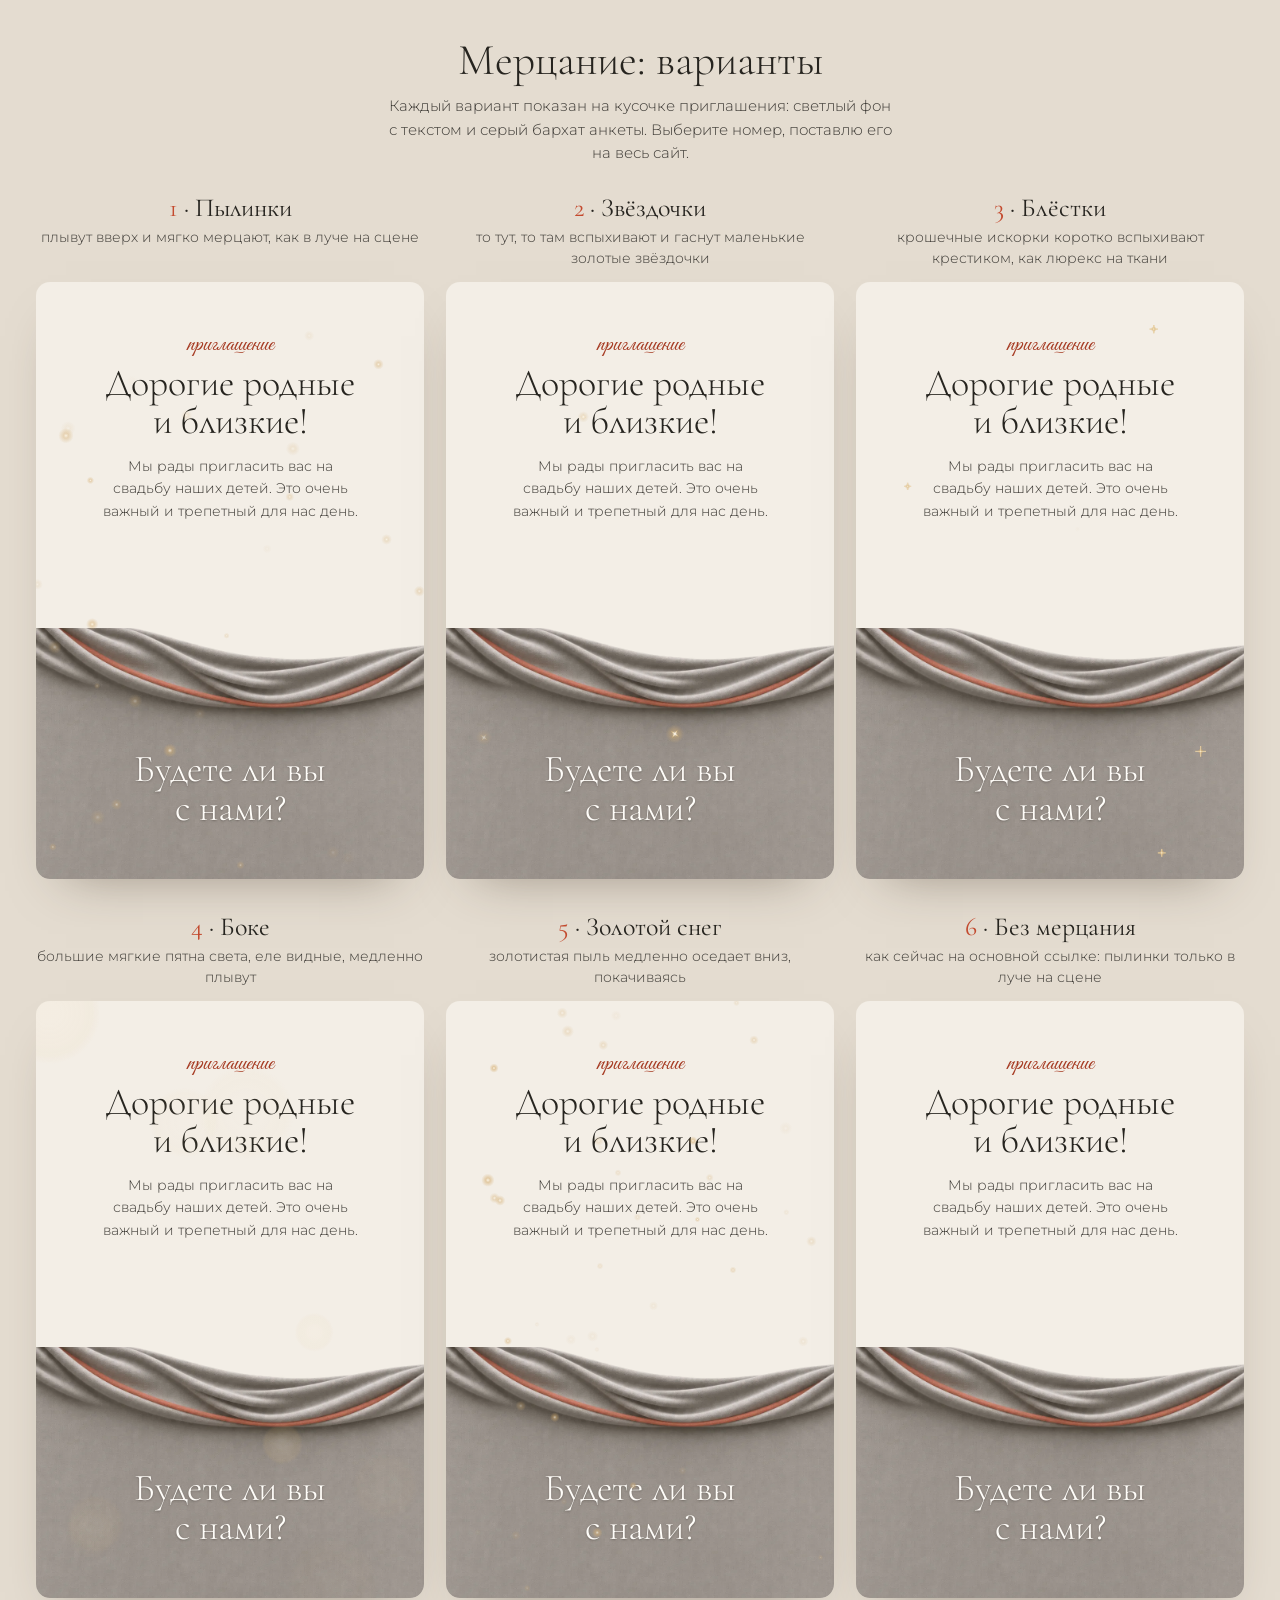
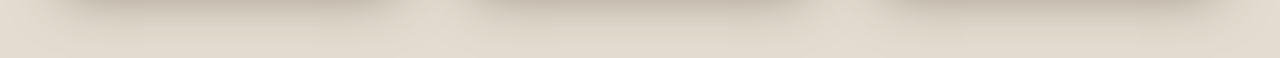
<file: variants/barhat/fx/index.html>
<!doctype html>
<html lang="ru">
<head>
  <meta charset="utf-8">
  <meta name="viewport" content="width=device-width, initial-scale=1, viewport-fit=cover">
  <meta name="robots" content="noindex">
  <title>Мерцание · варианты</title>
  <link rel="icon" href="data:image/svg+xml,%3Csvg xmlns='http://www.w3.org/2000/svg' viewBox='0 0 64 64'%3E%3Crect width='64' height='64' rx='14' fill='%23F3EEE6'/%3E%3Ctext x='32' y='44' font-family='Georgia,serif' font-size='34' text-anchor='middle' fill='%23C44A2E'%3E%D0%93%D0%A3%3C/text%3E%3C/svg%3E">
  <link rel="preconnect" href="https://fonts.googleapis.com">
  <link rel="preconnect" href="https://fonts.gstatic.com" crossorigin>
  <link href="https://fonts.googleapis.com/css2?family=Great+Vibes&family=Cormorant+Garamond:wght@300;400&family=Montserrat:wght@300;500&display=swap" rel="stylesheet">
  <style>
    :root { --cream: #F3EEE6; --ink: #26241F; --soft: #3D3A35; --accent: #C44A2E; }
    * { box-sizing: border-box; }
    body { margin: 0; background: #E4DCD0; color: var(--ink); font: 300 15px/1.55 'Montserrat', system-ui, sans-serif; -webkit-font-smoothing: antialiased; }
    header { max-width: 1240px; margin: 0 auto; padding: 36px 16px 8px; text-align: center; }
    h1 { margin: 0; font: 300 clamp(30px, 7vw, 44px)/1.1 'Cormorant Garamond', Georgia, serif; }
    header p { margin: 10px auto 0; max-width: 34em; color: var(--soft); }
    .grid { max-width: 1240px; margin: 0 auto; padding: 22px 16px 60px; display: grid; gap: 34px 22px; grid-template-columns: repeat(auto-fit, minmax(290px, 1fr)); justify-items: center; }
    figure { margin: 0; width: 100%; max-width: 390px; }
    figcaption { margin-bottom: 12px; min-height: 76px; text-align: center; font-variant-numeric: lining-nums; }
    figcaption b { display: block; font: 400 26px/1.1 'Cormorant Garamond', Georgia, serif; }
    figcaption b i { font-style: normal; color: var(--accent); }
    figcaption span { display: block; margin-top: 4px; font-size: 13.5px; color: var(--soft); }
    /* кусочек приглашения: крем с текстом и серый бархат анкеты */
    .card { position: relative; overflow: hidden; border-radius: 14px; background: var(--cream); box-shadow: 0 24px 50px -30px rgba(70, 55, 40, .5); aspect-ratio: 390 / 600; }
    .cream { position: absolute; left: 0; right: 0; top: 0; height: 58%; padding: 13% 9% 0; text-align: center; }
    .eb { font: 400 23px/1 'Great Vibes', cursive; color: #A63B23; }
    .h { margin-top: 8px; font: 300 clamp(30px, 8.6vw, 38px)/1.02 'Cormorant Garamond', Georgia, serif; }
    .t { margin: 14px auto 0; max-width: 19em; font-size: 14px; line-height: 1.6; color: var(--soft); }
    .velvet { position: absolute; left: 0; right: 0; bottom: 0; height: 42%; background: url(../rsvp-panel.webp) center 8% / 100% auto no-repeat; display: grid; place-items: center; text-align: center; color: #FFFDF9; }
    .velvet .h { margin: 18% 0 0; color: #FFFDF9; text-shadow: 0 1px 2px rgba(40, 34, 28, .35); }
    canvas { position: absolute; inset: 0; width: 100%; height: 100%; pointer-events: none; }
  </style>
</head>
<body>
  <header>
    <h1>Мерцание: варианты</h1>
    <p>Каждый вариант показан на кусочке приглашения: светлый фон с текстом и серый бархат анкеты. Выберите номер, поставлю его на весь сайт.</p>
  </header>

  <main class="grid">
    <figure>
      <figcaption><b><i>1</i> · Пылинки</b><span>плывут вверх и мягко мерцают, как в луче на сцене</span></figcaption>
      <div class="card"><div class="cream"><div class="eb">приглашение</div><div class="h">Дорогие родные<br>и близкие!</div><p class="t">Мы рады пригласить вас на свадьбу наших детей. Это очень важный и трепетный для нас день.</p></div><div class="velvet"><div class="h">Будете ли вы<br>с нами?</div></div><canvas data-fx="dust"></canvas></div>
    </figure>
    <figure>
      <figcaption><b><i>2</i> · Звёздочки</b><span>то тут, то там вспыхивают и гаснут маленькие золотые звёздочки</span></figcaption>
      <div class="card"><div class="cream"><div class="eb">приглашение</div><div class="h">Дорогие родные<br>и близкие!</div><p class="t">Мы рады пригласить вас на свадьбу наших детей. Это очень важный и трепетный для нас день.</p></div><div class="velvet"><div class="h">Будете ли вы<br>с нами?</div></div><canvas data-fx="stars"></canvas></div>
    </figure>
    <figure>
      <figcaption><b><i>3</i> · Блёстки</b><span>крошечные искорки коротко вспыхивают крестиком, как люрекс на ткани</span></figcaption>
      <div class="card"><div class="cream"><div class="eb">приглашение</div><div class="h">Дорогие родные<br>и близкие!</div><p class="t">Мы рады пригласить вас на свадьбу наших детей. Это очень важный и трепетный для нас день.</p></div><div class="velvet"><div class="h">Будете ли вы<br>с нами?</div></div><canvas data-fx="glitter"></canvas></div>
    </figure>
    <figure>
      <figcaption><b><i>4</i> · Боке</b><span>большие мягкие пятна света, еле видные, медленно плывут</span></figcaption>
      <div class="card"><div class="cream"><div class="eb">приглашение</div><div class="h">Дорогие родные<br>и близкие!</div><p class="t">Мы рады пригласить вас на свадьбу наших детей. Это очень важный и трепетный для нас день.</p></div><div class="velvet"><div class="h">Будете ли вы<br>с нами?</div></div><canvas data-fx="bokeh"></canvas></div>
    </figure>
    <figure>
      <figcaption><b><i>5</i> · Золотой снег</b><span>золотистая пыль медленно оседает вниз, покачиваясь</span></figcaption>
      <div class="card"><div class="cream"><div class="eb">приглашение</div><div class="h">Дорогие родные<br>и близкие!</div><p class="t">Мы рады пригласить вас на свадьбу наших детей. Это очень важный и трепетный для нас день.</p></div><div class="velvet"><div class="h">Будете ли вы<br>с нами?</div></div><canvas data-fx="snow"></canvas></div>
    </figure>
    <figure>
      <figcaption><b><i>6</i> · Без мерцания</b><span>как сейчас на основной ссылке: пылинки только в луче на сцене</span></figcaption>
      <div class="card"><div class="cream"><div class="eb">приглашение</div><div class="h">Дорогие родные<br>и близкие!</div><p class="t">Мы рады пригласить вас на свадьбу наших детей. Это очень важный и трепетный для нас день.</p></div><div class="velvet"><div class="h">Будете ли вы<br>с нами?</div></div></div>
    </figure>
  </main>

  <script src="fx.js"></script>
  <script>document.querySelectorAll('canvas[data-fx]').forEach((c) => FX.run(c, c.dataset.fx));</script>
</body>
</html>
</file>
<file: style.css>
/* Гамид и Ума · 26.11.26 · светлая классика: крем, серый бархат, коралловый акцент */

:root {
  --cream: #F3EEE6;          /* точно как фон, под который вырезаны шторы */
  --ink: #26241F;
  --ink-soft: #3D3A35;
  --muted: #7A746C;
  --line: #B9B2A8;
  --accent: #C44A2E;         /* коралл, в тон ленте на шторе */
  --accent-deep: #A63B23;
  --accent-soft: #DE7A5E;
  --serif: 'Source Serif 4', 'Times New Roman', Georgia, serif;
  --sans: 'Manrope', -apple-system, 'Segoe UI', Roboto, sans-serif;
  /* 1u = сотая ширины колонки (до 560px) */
  --u: min(1vw, 5.6px);
  --ease: cubic-bezier(.22, .68, .18, 1);
  --ease-curtain: cubic-bezier(.62, .04, .22, 1);
}

* { box-sizing: border-box; }
html { -webkit-text-size-adjust: 100%; }
body {
  margin: 0;
  background: var(--cream);
  color: var(--ink);
  font: 400 clamp(16px, 4.1vw, 18px)/1.55 var(--sans);
  -webkit-font-smoothing: antialiased;
}
body.locked { overflow: hidden; height: 100svh; }
h1, h2 { font-family: var(--serif); font-weight: 460; margin: 0; }
p { margin: 0; }
button { font: inherit; color: inherit; }

/* ---------------- заставка: закрытый занавес ---------------- */
#cover { position: fixed; inset: 0; z-index: 50; overflow: hidden; background: #2a241f; }
.drape {
  /* складки: крупные и неровные, как у тяжёлого бархата */
  --folds: #5B5147 0%, #857A71 5%, #B4AAA1 11%, #9A9086 17%, #6C625A 23%, #7E736B 27%, #ACA298 34%,
    #C6BCB3 39%, #A69C93 45%, #776D64 52%, #685E56 56%, #8F857C 62%, #B9AFA6 69%, #C9BFB6 73%,
    #A3998F 79%, #7A7067 86%, #8F857C 91%, #A99F96 96%, #7A7067 100%;
  --shade: linear-gradient(180deg, rgba(38, 30, 24, .55), rgba(38, 30, 24, 0) 12%, rgba(38, 30, 24, 0) 82%, rgba(38, 30, 24, .45));
  position: absolute; top: 0; bottom: 0; width: 50.6%;
  background-color: #8B7E77;
  transition: transform 1.9s var(--ease-curtain), filter 1.9s var(--ease-curtain);
  will-change: transform;
}
/* мятый бархат: вытянутые пятна света и тени */
.drape::before {
  content: ''; position: absolute; inset: 0; opacity: .42; mix-blend-mode: overlay;
  background-image: url("data:image/svg+xml;utf8,<svg xmlns='http://www.w3.org/2000/svg' width='400' height='1400' preserveAspectRatio='none'><filter id='f' x='0' y='0'><feTurbulence type='fractalNoise' baseFrequency='.03 .004' numOctaves='4' seed='5'/><feColorMatrix type='saturate' values='0'/><feComponentTransfer><feFuncA type='linear' slope='0' intercept='1'/></feComponentTransfer></filter><rect width='100%25' height='100%25' filter='url(%23f)'/></svg>");
  background-size: 100% 100%;
}
/* мелкий ворс */
.drape::after {
  content: ''; position: absolute; inset: 0; opacity: .5; mix-blend-mode: soft-light;
  background-image: url("data:image/svg+xml;utf8,<svg xmlns='http://www.w3.org/2000/svg' width='160' height='160'><filter id='n'><feTurbulence type='fractalNoise' baseFrequency='.9' numOctaves='2' stitchTiles='stitch'/><feColorMatrix type='saturate' values='0'/></filter><rect width='100%25' height='100%25' filter='url(%23n)'/></svg>");
}
/* правая половина зеркальна левой: складки идут от центра */
.drape.left { left: 0; transform-origin: left center; background-image: var(--shade), linear-gradient(90deg, var(--folds)); box-shadow: inset -26px 0 34px -18px rgba(30, 22, 16, .55); }
.drape.right { right: 0; transform-origin: right center; background-image: var(--shade), linear-gradient(270deg, var(--folds)); box-shadow: inset 26px 0 34px -18px rgba(30, 22, 16, .55); }
#cover.open .drape.left { transform: translateX(-102%) scaleX(.6); filter: brightness(.9); }
#cover.open .drape.right { transform: translateX(102%) scaleX(.6); filter: brightness(.9); }
#cover.open { background: transparent; transition: background .5s; }
#cover.gone { display: none; }
.cover-card .eyebrow { letter-spacing: clamp(.14em, .9vw, .26em); font-size: clamp(11px, 3.3vw, 12.5px); }
.cover-card .btn { font-size: clamp(17px, 5.2vw, 20px); white-space: nowrap; }

.cover-card {
  position: absolute; left: 50%; top: 50%; transform: translate(-50%, -50%);
  width: min(86vw, 340px); padding: 34px clamp(16px, 6vw, 26px) 28px; text-align: center;
  background: var(--cream); border-radius: 2px;
  box-shadow: 0 24px 60px rgba(25, 18, 12, .45), 0 2px 6px rgba(25, 18, 12, .25);
  transition: opacity .5s var(--ease), transform .7s var(--ease);
  animation: card-in 1.1s .2s var(--ease) both;
}
.cover-card::before { content: ''; position: absolute; inset: 8px; border: 1px solid var(--line); pointer-events: none; }
@keyframes card-in { from { opacity: 0; transform: translate(-50%, -46%); } }
#cover.open .cover-card { opacity: 0; transform: translate(-50%, -50%) scale(.94); pointer-events: none; }
.cover-names { font: 460 clamp(32px, 10.4vw, 40px)/1.1 var(--serif); white-space: nowrap; margin: 14px 0 6px; }
.cover-names i { font-size: .62em; margin: 0 .12em; color: var(--accent); }
.cover-date { font: 400 22px/1 var(--serif); letter-spacing: .08em; color: var(--accent); margin-bottom: 24px; }

/* ---------------- общие элементы ---------------- */
.page { max-width: 560px; margin: 0 auto; overflow: hidden; padding-bottom: 56px; background: var(--cream); }
.eyebrow {
  font: 500 12.5px/1.4 var(--serif); letter-spacing: .26em; text-transform: uppercase; color: var(--accent);
}
.btn {
  display: inline-flex; align-items: center; justify-content: center; position: relative; overflow: hidden;
  width: 100%; min-height: 54px; padding: 12px 22px; border: 0; border-radius: 3px; cursor: pointer;
  background: var(--accent); color: #fff; text-decoration: none;
  font: 400 20px/1.2 var(--serif); letter-spacing: .01em;
  box-shadow: 0 8px 20px -10px rgba(166, 59, 35, .6);
  transition: transform .2s var(--ease), background .3s;
  -webkit-tap-highlight-color: transparent;
}
.btn:hover { background: var(--accent-deep); }
.btn:active { transform: scale(.98); }
/* блик, пробегающий по кнопке */
.btn::after {
  content: ''; position: absolute; top: 0; bottom: 0; left: -60%; width: 40%;
  background: linear-gradient(100deg, transparent, rgba(255, 255, 255, .28), transparent);
  transform: skewX(-18deg); animation: shine 5.5s 2.4s ease-in-out infinite;
}
@keyframes shine { 0% { left: -60%; } 22%, 100% { left: 130%; } }

.block { padding: 0 9%; text-align: center; }
.block h2 { font-size: clamp(31px, 8.9vw, 44px); line-height: 1.12; letter-spacing: -.005em; }
.block p { color: var(--ink); font-size: 1.03em; }
.rule {
  height: 1px; border: 0; margin: 36px 7.5%; background: linear-gradient(90deg, rgba(222, 122, 94, 0), rgba(222, 122, 94, .55) 30%, rgba(196, 74, 46, .7) 50%, rgba(222, 122, 94, .55) 70%, rgba(222, 122, 94, 0));
  transform: scaleX(0); transition: transform 1.3s var(--ease);
}
.rule.in { transform: none; }

/* ---------------- обложка ---------------- */
.hero { position: relative; height: calc(var(--u) * 93); text-align: center; z-index: 0; }
.curtain {
  position: absolute; top: 0; height: auto; z-index: -1; pointer-events: none; user-select: none; -webkit-user-drag: none;
  -webkit-mask-image: linear-gradient(180deg, #000 86%, transparent 99.5%); mask-image: linear-gradient(180deg, #000 86%, transparent 99.5%);
}
.curtain.l { left: 0; width: 53.18%; transform-origin: 0 0; transform: translateX(11%) scaleX(1.08); }
.curtain.r { right: 0; width: 46.82%; transform-origin: 100% 0; transform: translateX(-11%) scaleX(1.08); }
/* мягкая тень от штор на стене, как в макете */
.hero::before {
  content: ''; position: absolute; inset: 0 0 -8% 0; z-index: -2; pointer-events: none;
  background:
    radial-gradient(60% 75% at 0% 30%, rgba(96, 80, 64, .09), rgba(96, 80, 64, 0) 100%),
    radial-gradient(55% 80% at 100% 35%, rgba(96, 80, 64, .09), rgba(96, 80, 64, 0) 100%),
    linear-gradient(180deg, rgba(96, 80, 64, .05), rgba(96, 80, 64, 0) 22%),
    radial-gradient(46% 38% at 50% 46%, rgba(232, 140, 108, .10), rgba(232, 140, 108, 0) 100%);
  -webkit-mask-image: linear-gradient(180deg, #000 55%, transparent); mask-image: linear-gradient(180deg, #000 55%, transparent);
}

.names { padding-top: calc(var(--u) * 22.6); line-height: 1; }
.names span { display: block; }
.names .w1, .names .w2 { font-size: calc(var(--u) * 14.6); letter-spacing: -.01em; font-weight: 470; }
.names .and { font-style: italic; font-weight: 400; font-size: calc(var(--u) * 9.4); margin: calc(var(--u) * 2.1) 0 calc(var(--u) * 2.4); color: var(--accent); }
.hero .date { margin-top: calc(var(--u) * 7.4); font: 440 calc(var(--u) * 8.6)/1 var(--serif); letter-spacing: .06em; color: var(--accent); }

/* что происходит после открытия занавеса */
.hero .a { opacity: 0; transform: translateY(16px); filter: blur(6px); }
.play .hero .a { animation: rise 1.25s var(--ease) forwards; }
.play .hero .w1 { animation-delay: .75s; }
.play .hero .and { animation-delay: 1.05s; }
.play .hero .w2 { animation-delay: 1.25s; }
.play .hero .date { animation: rise 1.25s 1.65s var(--ease) forwards, track 1.8s 1.65s var(--ease) both; }
@keyframes rise { to { opacity: 1; transform: none; filter: none; } }
@keyframes track { from { letter-spacing: .32em; } to { letter-spacing: .06em; } }

.play .curtain.l { animation: settle 2.3s var(--ease-curtain) forwards, sway-l 7s 2.4s ease-in-out infinite; }
.play .curtain.r { animation: settle 2.3s var(--ease-curtain) forwards, sway-r 8s 2.6s ease-in-out infinite; }
@keyframes settle { to { transform: none; } }
/* шторы еле заметно дышат: низ уходит наружу и возвращается */
@keyframes sway-l { 0%, 100% { transform: none; } 50% { transform: rotate(.55deg); } }
@keyframes sway-r { 0%, 100% { transform: none; } 50% { transform: rotate(-.5deg); } }

/* ---------------- разделы ---------------- */
.intro { padding-top: calc(var(--u) * 3); }
.intro p { margin: 18px auto 0; max-width: 21em; }

.place .eyebrow { margin-bottom: 14px; }
.venue.venue { font-size: clamp(38px, 10.6vw, 54px); line-height: 1.05; }
.when { font: 400 clamp(22px, 6vw, 28px)/1 var(--serif); letter-spacing: .06em; margin-top: 16px; color: var(--ink); }
.addr { margin-top: 16px; font-size: .94em; color: var(--muted) !important; }
.map {
  display: inline-block; margin-top: 8px; padding: 6px 2px; color: var(--accent); text-decoration: none;
  font: 500 12.5px/1.4 var(--serif); letter-spacing: .22em; text-transform: uppercase;
  background: linear-gradient(currentColor, currentColor) 50% 100% / 100% 1px no-repeat;
  transition: background-size .4s var(--ease);
}
.map:hover { background-size: 40% 1px; }

.adults p { margin: 16px auto 0; max-width: 21em; }

/* ---------------- анкета ---------------- */
.rsvp h2 { font-size: clamp(26px, 7.6vw, 38px); margin-bottom: 26px; }
#rsvp-form { text-align: left; }
.inp {
  width: 100%; height: 54px; padding: 0 16px; border: 1px solid var(--line); border-radius: 3px;
  background: rgba(255, 255, 255, .45); color: var(--ink); font: 400 17px var(--sans);
  transition: border-color .25s, background .25s, box-shadow .25s; -webkit-appearance: none; appearance: none;
}
.inp::placeholder { color: #8E877E; }
.inp:focus { outline: none; border-color: var(--ink-soft); background: #fff; box-shadow: 0 0 0 4px rgba(196, 74, 46, .08); }
.radios { margin: 22px 0 6px; display: grid; gap: 14px; }
.radio { position: relative; display: flex; align-items: center; gap: 14px; cursor: pointer; font-size: 17px; color: var(--ink); -webkit-tap-highlight-color: transparent; }
.radio input { position: absolute; opacity: 0; pointer-events: none; }
.dot {
  flex: none; width: 24px; height: 24px; border-radius: 50%; border: 1px solid #9B958D; background: rgba(255, 255, 255, .5);
  display: grid; place-items: center; transition: border-color .25s;
}
.dot::after { content: ''; width: 12px; height: 12px; border-radius: 50%; background: var(--accent); transform: scale(0); transition: transform .35s cubic-bezier(.3, 1.6, .5, 1); }
.radio input:checked + .dot { border-color: var(--accent); }
.radio input:checked + .dot::after { transform: scale(1); }
.radio input:focus-visible + .dot { box-shadow: 0 0 0 4px rgba(196, 74, 46, .15); }

/* «сколько вас» раскрывается плавно */
.count { display: grid; grid-template-rows: 0fr; opacity: 0; transition: grid-template-rows .5s var(--ease), opacity .4s; }
.count.show { grid-template-rows: 1fr; opacity: 1; }
.count-in { overflow: hidden; min-height: 0; display: flex; flex-wrap: wrap; align-items: center; gap: 6px 14px; }
.count-in > span { padding-top: 14px; font-size: 16px; color: var(--ink-soft); }
.count small { flex-basis: 100%; color: var(--muted); font-size: 13.5px; }
.stepper { margin-top: 14px; display: inline-flex; align-items: center; border: 1px solid var(--line); border-radius: 3px; }
.stepper button { width: 42px; height: 40px; border: 0; background: none; cursor: pointer; font-size: 20px; color: var(--ink-soft); }
.stepper output { min-width: 30px; text-align: center; font: 400 21px var(--serif); }

.form-error { margin-top: 14px; color: var(--accent); font-size: 15px; }
.form-error.shake { animation: shake .4s; }
@keyframes shake { 20%, 60% { transform: translateX(-5px); } 40%, 80% { transform: translateX(5px); } }
#rsvp-form .btn { margin-top: 24px; }
.hint { margin-top: 12px; text-align: center; font-size: 13.5px; color: var(--muted) !important; }

.thanks { text-align: center; animation: rise-soft .8s var(--ease) both; }
.thanks[hidden] { display: none; }
.thanks-title { font: italic 400 44px/1 var(--serif); color: var(--accent); }
.thanks p { margin: 14px auto 22px; max-width: 22em; }
.link { display: block; margin: 14px auto 0; border: 0; background: none; cursor: pointer; color: var(--muted); text-decoration: underline; text-underline-offset: 3px; font-size: 15px; }
@keyframes rise-soft { from { opacity: 0; transform: translateY(12px); } }

/* ---------------- подпись ---------------- */
.sign { font-family: var(--serif); font-size: clamp(22px, 6vw, 28px); line-height: 1.3; }
.sign em { display: block; color: var(--accent); }

/* ---------------- появление при прокрутке ---------------- */
.rv { opacity: 0; transform: translateY(22px); filter: blur(4px); transition: opacity 1s var(--ease), transform 1.1s var(--ease), filter 1s var(--ease); }
.rv.in { opacity: 1; transform: none; filter: none; }

/* на компьютере приглашение лежит карточкой на чуть более тёмном фоне */
@media (min-width: 700px) {
  body { background: #E4DCD0; }
  .page { margin: 48px auto; padding-bottom: 90px; box-shadow: 0 30px 80px -30px rgba(70, 55, 40, .35), 0 2px 10px rgba(70, 55, 40, .08); }
  .rule { margin: 56px 9%; }
}

@media (prefers-reduced-motion: reduce) {
  *, *::before, *::after { animation-duration: .01s !important; animation-delay: 0s !important; animation-iteration-count: 1 !important; transition-duration: .01s !important; }
  .rv, .hero .a { filter: none; transform: none; }
  #cover.open { opacity: 0; transition: opacity .5s !important; }
}
</file>
<file: preview/style.css>
/* Гамид и Ума · 26.11.26 · светлая классика: крем, серый бархат, коралловый акцент */

:root {
  --cream: #F3EEE6;          /* точно как фон, под который вырезаны шторы */
  --ink: #26241F;
  --ink-soft: #3D3A35;
  --muted: #7A746C;
  --line: #B9B2A8;
  --accent: #C44A2E;         /* коралл, в тон ленте на шторе */
  --accent-deep: #A63B23;
  --accent-soft: #DE7A5E;
  --serif: 'Source Serif 4', 'Times New Roman', Georgia, serif;
  --sans: 'Manrope', -apple-system, 'Segoe UI', Roboto, sans-serif;
  /* 1u = сотая ширины колонки (до 560px) */
  --u: min(1vw, 5.6px);
  --ease: cubic-bezier(.22, .68, .18, 1);
  --ease-curtain: cubic-bezier(.62, .04, .22, 1);
}

* { box-sizing: border-box; }
html { -webkit-text-size-adjust: 100%; }
body {
  margin: 0;
  background: var(--cream);
  color: var(--ink);
  font: 400 clamp(16px, 4.1vw, 18px)/1.55 var(--sans);
  -webkit-font-smoothing: antialiased;
}
body.locked { overflow: hidden; height: 100svh; }
h1, h2 { font-family: var(--serif); font-weight: 460; margin: 0; }
p { margin: 0; }
button { font: inherit; color: inherit; }

/* ---------------- заставка: закрытый занавес ---------------- */
#cover { position: fixed; inset: 0; z-index: 50; overflow: hidden; background: #2a241f; }
.drape {
  /* складки: крупные и неровные, как у тяжёлого бархата */
  --folds: #5B5147 0%, #857A71 5%, #B4AAA1 11%, #9A9086 17%, #6C625A 23%, #7E736B 27%, #ACA298 34%,
    #C6BCB3 39%, #A69C93 45%, #776D64 52%, #685E56 56%, #8F857C 62%, #B9AFA6 69%, #C9BFB6 73%,
    #A3998F 79%, #7A7067 86%, #8F857C 91%, #A99F96 96%, #7A7067 100%;
  --shade: linear-gradient(180deg, rgba(38, 30, 24, .55), rgba(38, 30, 24, 0) 12%, rgba(38, 30, 24, 0) 82%, rgba(38, 30, 24, .45));
  position: absolute; top: 0; bottom: 0; width: 50.6%;
  background-color: #8B7E77;
  transition: transform 1.9s var(--ease-curtain), filter 1.9s var(--ease-curtain);
  will-change: transform;
}
/* мятый бархат: вытянутые пятна света и тени */
.drape::before {
  content: ''; position: absolute; inset: 0; opacity: .42; mix-blend-mode: overlay;
  background-image: url("data:image/svg+xml;utf8,<svg xmlns='http://www.w3.org/2000/svg' width='400' height='1400' preserveAspectRatio='none'><filter id='f' x='0' y='0'><feTurbulence type='fractalNoise' baseFrequency='.03 .004' numOctaves='4' seed='5'/><feColorMatrix type='saturate' values='0'/><feComponentTransfer><feFuncA type='linear' slope='0' intercept='1'/></feComponentTransfer></filter><rect width='100%25' height='100%25' filter='url(%23f)'/></svg>");
  background-size: 100% 100%;
}
/* мелкий ворс */
.drape::after {
  content: ''; position: absolute; inset: 0; opacity: .5; mix-blend-mode: soft-light;
  background-image: url("data:image/svg+xml;utf8,<svg xmlns='http://www.w3.org/2000/svg' width='160' height='160'><filter id='n'><feTurbulence type='fractalNoise' baseFrequency='.9' numOctaves='2' stitchTiles='stitch'/><feColorMatrix type='saturate' values='0'/></filter><rect width='100%25' height='100%25' filter='url(%23n)'/></svg>");
}
/* правая половина зеркальна левой: складки идут от центра */
.drape.left { left: 0; transform-origin: left center; background-image: var(--shade), linear-gradient(90deg, var(--folds)); box-shadow: inset -26px 0 34px -18px rgba(30, 22, 16, .55); }
.drape.right { right: 0; transform-origin: right center; background-image: var(--shade), linear-gradient(270deg, var(--folds)); box-shadow: inset 26px 0 34px -18px rgba(30, 22, 16, .55); }
#cover.open .drape.left { transform: translateX(-102%) scaleX(.6); filter: brightness(.9); }
#cover.open .drape.right { transform: translateX(102%) scaleX(.6); filter: brightness(.9); }
#cover.open { background: transparent; transition: background .5s; }
#cover.gone { display: none; }
.cover-card .eyebrow { letter-spacing: clamp(.14em, .9vw, .26em); font-size: clamp(11px, 3.3vw, 12.5px); }
.cover-card .btn { font-size: clamp(17px, 5.2vw, 20px); white-space: nowrap; }

.cover-card {
  position: absolute; left: 50%; top: 50%; transform: translate(-50%, -50%);
  width: min(86vw, 340px); padding: 34px clamp(16px, 6vw, 26px) 28px; text-align: center;
  background: var(--cream); border-radius: 2px;
  box-shadow: 0 24px 60px rgba(25, 18, 12, .45), 0 2px 6px rgba(25, 18, 12, .25);
  transition: opacity .5s var(--ease), transform .7s var(--ease);
  animation: card-in 1.1s .2s var(--ease) both;
}
.cover-card { padding-top: 58px; margin-top: 22px; }
.seal {
  position: absolute; left: 50%; top: -46px; width: 92px; height: 92px; margin-left: -46px; z-index: 2;
  filter: drop-shadow(0 6px 8px rgba(80, 25, 10, .35)) drop-shadow(0 1px 1px rgba(80, 25, 10, .4));
  transition: transform .8s var(--ease), opacity .5s var(--ease);
  animation: seal-in .9s .9s cubic-bezier(.3, 1.5, .5, 1) both;
}
.seal svg { width: 100%; height: 100%; display: block; }
.seal span {
  position: absolute; inset: 0; display: flex; align-items: center; justify-content: center; padding-top: 2px;
  font: 500 28px/1 var(--serif); letter-spacing: .02em; color: #8a2c17;
  text-shadow: 0 1px 0 rgba(255, 205, 185, .55), 0 -1px 0 rgba(70, 18, 8, .35);
}
.seal i { font-style: normal; margin: 0 3px; opacity: .8; }
@keyframes seal-in { from { opacity: 0; transform: scale(1.5) rotate(-12deg); } }
#cover.open .seal { opacity: 0; transform: translateY(-30px) scale(1.15) rotate(8deg); }
.cover-card::before { content: ''; position: absolute; inset: 8px; border: 1px solid var(--line); pointer-events: none; }
@keyframes card-in { from { opacity: 0; transform: translate(-50%, -46%); } }
#cover.open .cover-card { opacity: 0; transform: translate(-50%, -50%) scale(.94); pointer-events: none; }
.cover-names { font: 460 clamp(32px, 10.4vw, 40px)/1.1 var(--serif); white-space: nowrap; margin: 14px 0 6px; }
.cover-names i { font-size: .62em; margin: 0 .12em; color: var(--accent); }
.cover-date { font: 400 22px/1 var(--serif); letter-spacing: .08em; color: var(--accent); margin-bottom: 24px; }

/* ---------------- общие элементы ---------------- */
.page {
  max-width: 560px; margin: 0 auto; overflow: hidden; padding-bottom: 56px;
  /* бумага: еле заметное зерно поверх крема */
  background: var(--cream) url("data:image/svg+xml;utf8,<svg xmlns='http://www.w3.org/2000/svg' width='200' height='200'><filter id='p'><feTurbulence type='fractalNoise' baseFrequency='.75' numOctaves='3' stitchTiles='stitch'/><feColorMatrix values='0 0 0 0 .38  0 0 0 0 .30  0 0 0 0 .22  0 0 0 .09 0'/></filter><rect width='100%25' height='100%25' filter='url(%23p)'/></svg>");
}
.eyebrow {
  font: 500 12.5px/1.4 var(--serif); letter-spacing: .26em; text-transform: uppercase; color: var(--accent);
}
.btn {
  display: inline-flex; align-items: center; justify-content: center; position: relative; overflow: hidden;
  width: 100%; min-height: 54px; padding: 12px 22px; border: 0; border-radius: 3px; cursor: pointer;
  background: var(--accent); color: #fff; text-decoration: none;
  font: 400 20px/1.2 var(--serif); letter-spacing: .01em;
  box-shadow: 0 8px 20px -10px rgba(166, 59, 35, .6);
  transition: transform .2s var(--ease), background .3s;
  -webkit-tap-highlight-color: transparent;
}
.btn:hover { background: var(--accent-deep); }
.btn:active { transform: scale(.98); }
/* блик, пробегающий по кнопке */
.btn::after {
  content: ''; position: absolute; top: 0; bottom: 0; left: -60%; width: 40%;
  background: linear-gradient(100deg, transparent, rgba(255, 255, 255, .28), transparent);
  transform: skewX(-18deg); animation: shine 5.5s 2.4s ease-in-out infinite;
}
@keyframes shine { 0% { left: -60%; } 22%, 100% { left: 130%; } }

.block { padding: 0 9%; text-align: center; }
.block h2 { font-size: clamp(31px, 8.9vw, 44px); line-height: 1.12; letter-spacing: -.005em; }
.block p { color: var(--ink); font-size: 1.03em; }
.orn { display: flex; align-items: center; gap: 12px; margin: 36px 7.5%; }
.orn i { flex: 1; height: 1px; transform: scaleX(0); transition: transform 1.3s var(--ease) .2s; }
.orn i:first-child { background: linear-gradient(90deg, rgba(222, 122, 94, 0), rgba(196, 74, 46, .6)); transform-origin: right; }
.orn i:last-child { background: linear-gradient(270deg, rgba(222, 122, 94, 0), rgba(196, 74, 46, .6)); transform-origin: left; }
.orn b {
  flex: none; width: 7px; height: 7px; background: var(--accent-soft);
  box-shadow: 0 0 0 3px var(--cream), 0 0 0 4px rgba(196, 74, 46, .5);
  transform: rotate(45deg) scale(0); transition: transform .8s cubic-bezier(.3, 1.6, .5, 1);
}
.orn.in i { transform: none; }
.orn.in b { transform: rotate(45deg) scale(1); }

/* ---------------- обложка ---------------- */
.hero { position: relative; height: calc(var(--u) * 93); text-align: center; z-index: 0; }
.curtain {
  position: absolute; top: 0; height: auto; z-index: -1; pointer-events: none; user-select: none; -webkit-user-drag: none;
  -webkit-mask-image: linear-gradient(180deg, #000 86%, transparent 99.5%); mask-image: linear-gradient(180deg, #000 86%, transparent 99.5%);
}
.curtain.l { left: 0; width: 53.18%; transform-origin: 0 0; transform: translateX(11%) scaleX(1.08); }
.curtain.r { right: 0; width: 46.82%; transform-origin: 100% 0; transform: translateX(-11%) scaleX(1.08); }
/* мягкая тень от штор на стене, как в макете */
.hero::before {
  content: ''; position: absolute; inset: 0 0 -8% 0; z-index: -2; pointer-events: none;
  background:
    radial-gradient(60% 75% at 0% 30%, rgba(96, 80, 64, .09), rgba(96, 80, 64, 0) 100%),
    radial-gradient(55% 80% at 100% 35%, rgba(96, 80, 64, .09), rgba(96, 80, 64, 0) 100%),
    linear-gradient(180deg, rgba(96, 80, 64, .05), rgba(96, 80, 64, 0) 22%),
    radial-gradient(46% 38% at 50% 46%, rgba(232, 140, 108, .10), rgba(232, 140, 108, 0) 100%);
  -webkit-mask-image: linear-gradient(180deg, #000 55%, transparent); mask-image: linear-gradient(180deg, #000 55%, transparent);
}

.names { padding-top: calc(var(--u) * 22.6); line-height: 1; }
.names span { display: block; }
.names .w1, .names .w2 { font-size: calc(var(--u) * 14.6); letter-spacing: -.01em; font-weight: 470; }
.names .and { font-style: italic; font-weight: 400; font-size: calc(var(--u) * 9.4); margin: calc(var(--u) * 2.1) 0 calc(var(--u) * 2.4); color: var(--accent); }
.hero .date { margin-top: calc(var(--u) * 7.4); font: 440 calc(var(--u) * 8.6)/1 var(--serif); letter-spacing: .06em; color: var(--accent); }

/* что происходит после открытия занавеса */
.hero .a { opacity: 0; transform: translateY(16px); filter: blur(6px); }
.play .hero .a { animation: rise 1.25s var(--ease) forwards; }
.play .hero .w1 { animation-delay: .75s; }
.play .hero .and { animation-delay: 1.05s; }
.play .hero .w2 { animation-delay: 1.25s; }
.play .hero .date { animation: rise 1.25s 1.65s var(--ease) forwards, track 1.8s 1.65s var(--ease) both; }
@keyframes rise { to { opacity: 1; transform: none; filter: none; } }
@keyframes track { from { letter-spacing: .32em; } to { letter-spacing: .06em; } }

.play .curtain.l { animation: settle 2.3s var(--ease-curtain) forwards, sway-l 7s 2.4s ease-in-out infinite; }
.play .curtain.r { animation: settle 2.3s var(--ease-curtain) forwards, sway-r 8s 2.6s ease-in-out infinite; }
@keyframes settle { to { transform: none; } }
/* шторы еле заметно дышат: низ уходит наружу и возвращается */
@keyframes sway-l { 0%, 100% { transform: none; } 50% { transform: rotate(.55deg); } }
@keyframes sway-r { 0%, 100% { transform: none; } 50% { transform: rotate(-.5deg); } }

/* ---------------- разделы ---------------- */
.intro { padding-top: calc(var(--u) * 3); }
.intro p { margin: 18px auto 0; max-width: 21em; }

.place .eyebrow { margin-bottom: 14px; }
.venue.venue { font-size: clamp(38px, 10.6vw, 54px); line-height: 1.05; }
.when { font: 400 clamp(22px, 6vw, 28px)/1 var(--serif); letter-spacing: .06em; margin-top: 16px; color: var(--ink); }
.addr { margin-top: 16px; font-size: .94em; color: var(--muted) !important; }
.map {
  display: inline-block; margin-top: 8px; padding: 6px 2px; color: var(--accent); text-decoration: none;
  font: 500 12.5px/1.4 var(--serif); letter-spacing: .22em; text-transform: uppercase;
  background: linear-gradient(currentColor, currentColor) 50% 100% / 100% 1px no-repeat;
  transition: background-size .4s var(--ease);
}
.map:hover { background-size: 40% 1px; }
.links { display: flex; flex-wrap: wrap; justify-content: center; gap: 4px 26px; margin-top: 6px; }

.cd { display: flex; justify-content: center; gap: clamp(18px, 7vw, 40px); margin-top: 14px; }
.cd div { display: grid; justify-items: center; min-width: 64px; }
.cd b { font: 400 clamp(40px, 12vw, 56px)/1 var(--serif); font-variant-numeric: lining-nums tabular-nums; color: var(--ink); }
.cd span { margin-top: 8px; font-size: 13px; letter-spacing: .12em; text-transform: uppercase; color: var(--muted); }
.cd div + div { position: relative; }
.cd div + div::before { content: ''; position: absolute; left: calc(clamp(18px, 7vw, 40px) / -2); top: 12%; height: 52%; width: 1px; background: rgba(196, 74, 46, .35); }

.adults p { margin: 16px auto 0; max-width: 21em; }

/* ---------------- анкета ---------------- */
.rsvp h2 { font-size: clamp(26px, 7.6vw, 38px); margin-bottom: 26px; }
#rsvp-form { text-align: left; }
.inp {
  width: 100%; height: 54px; padding: 0 16px; border: 1px solid var(--line); border-radius: 3px;
  background: rgba(255, 255, 255, .45); color: var(--ink); font: 400 17px var(--sans);
  transition: border-color .25s, background .25s, box-shadow .25s; -webkit-appearance: none; appearance: none;
}
.inp::placeholder { color: #8E877E; }
.inp:focus { outline: none; border-color: var(--ink-soft); background: #fff; box-shadow: 0 0 0 4px rgba(196, 74, 46, .08); }
.radios { margin: 22px 0 6px; display: grid; gap: 14px; }
.radio { position: relative; display: flex; align-items: center; gap: 14px; cursor: pointer; font-size: 17px; color: var(--ink); -webkit-tap-highlight-color: transparent; }
.radio input { position: absolute; opacity: 0; pointer-events: none; }
.dot {
  flex: none; width: 24px; height: 24px; border-radius: 50%; border: 1px solid #9B958D; background: rgba(255, 255, 255, .5);
  display: grid; place-items: center; transition: border-color .25s;
}
.dot::after { content: ''; width: 12px; height: 12px; border-radius: 50%; background: var(--accent); transform: scale(0); transition: transform .35s cubic-bezier(.3, 1.6, .5, 1); }
.radio input:checked + .dot { border-color: var(--accent); }
.radio input:checked + .dot::after { transform: scale(1); }
.radio input:focus-visible + .dot { box-shadow: 0 0 0 4px rgba(196, 74, 46, .15); }

/* «сколько вас» раскрывается плавно */
.count { display: grid; grid-template-rows: 0fr; opacity: 0; transition: grid-template-rows .5s var(--ease), opacity .4s; }
.count.show { grid-template-rows: 1fr; opacity: 1; }
.count-in { overflow: hidden; min-height: 0; display: flex; flex-wrap: wrap; align-items: center; gap: 6px 14px; }
.count-in > span { padding-top: 14px; font-size: 16px; color: var(--ink-soft); }
.count small { flex-basis: 100%; color: var(--muted); font-size: 13.5px; }
.stepper { margin-top: 14px; display: inline-flex; align-items: center; border: 1px solid var(--line); border-radius: 3px; }
.stepper button { width: 42px; height: 40px; border: 0; background: none; cursor: pointer; font-size: 20px; color: var(--ink-soft); }
.stepper output { min-width: 30px; text-align: center; font: 400 21px var(--serif); }

.form-error { margin-top: 14px; color: var(--accent); font-size: 15px; }
.form-error.shake { animation: shake .4s; }
@keyframes shake { 20%, 60% { transform: translateX(-5px); } 40%, 80% { transform: translateX(5px); } }
#rsvp-form .btn { margin-top: 24px; }
.hint { margin-top: 12px; text-align: center; font-size: 13.5px; color: var(--muted) !important; }

.thanks { text-align: center; animation: rise-soft .8s var(--ease) both; }
.thanks[hidden] { display: none; }
.thanks-title { font: italic 400 44px/1 var(--serif); color: var(--accent); }
.thanks p { margin: 14px auto 22px; max-width: 22em; }
.link { display: block; margin: 14px auto 0; border: 0; background: none; cursor: pointer; color: var(--muted); text-decoration: underline; text-underline-offset: 3px; font-size: 15px; }
@keyframes rise-soft { from { opacity: 0; transform: translateY(12px); } }

/* ---------------- подпись ---------------- */
.sign { font-family: var(--serif); font-size: clamp(22px, 6vw, 28px); line-height: 1.3; }
.sign em { display: block; color: var(--accent); }
.mono {
  width: 74px; height: 74px; margin: 30px auto 12px; border-radius: 50%; display: grid; place-items: center;
  border: 1px solid rgba(196, 74, 46, .55); box-shadow: inset 0 0 0 4px var(--cream), inset 0 0 0 5px rgba(196, 74, 46, .3);
}
.mono span { font: 400 25px/1 var(--serif); color: var(--ink); padding-top: 2px; }
.mono i { font-style: italic; color: var(--accent); margin: 0 1px; }
.footer-date { font: 400 14px/1 var(--serif); letter-spacing: .3em; color: var(--muted); }

/* ---------------- появление при прокрутке ---------------- */
.rv { opacity: 0; transform: translateY(22px); filter: blur(4px); transition: opacity 1s var(--ease), transform 1.1s var(--ease), filter 1s var(--ease); }
.rv.in { opacity: 1; transform: none; filter: none; }

/* на компьютере приглашение лежит карточкой на чуть более тёмном фоне */
@media (min-width: 700px) {
  body { background: #E4DCD0; }
  .page { margin: 48px auto; padding-bottom: 90px; box-shadow: 0 30px 80px -30px rgba(70, 55, 40, .35), 0 2px 10px rgba(70, 55, 40, .08); }
  .orn { margin: 56px 9%; }
}

@media (prefers-reduced-motion: reduce) {
  *, *::before, *::after { animation-duration: .01s !important; animation-delay: 0s !important; animation-iteration-count: 1 !important; transition-duration: .01s !important; }
  .rv, .hero .a { filter: none; transform: none; }
  #cover.open { opacity: 0; transition: opacity .5s !important; }
}
</file>
<file: variants/barhat/style.css>
/* Гамид и Ума · 26.11.26 · вариант «Бархатный театр»: крем, серый бархат, коралл, акты-блоки */

:root {
  --cream: #F3EEE6;          /* точно как фон, под который вырезаны шторы */
  --paper: #FBF8F2;
  --band: #E9E1D6;
  --ink: #26241F;
  --ink-soft: #3D3A35;
  --muted: #7A746C;
  --line: #B9B2A8;
  --accent: #C44A2E;         /* коралл, в тон ленте на шторе */
  --accent-deep: #A63B23;
  --accent-soft: #DE7A5E;
  --peach: #F2B39B;
  --on-velvet: #FBF4EA;
  --silver: #DCD6CF;
  --serif: 'Source Serif 4', 'Times New Roman', Georgia, serif;
  --sans: 'Manrope', -apple-system, 'Segoe UI', Roboto, sans-serif;
  --script: 'Great Vibes', 'Source Serif 4', cursive;
  --display: 'Cormorant Garamond', Georgia, serif;
  /* 1u = сотая ширины колонки (до 560px) */
  --u: min(1vw, 5.6px);
  /* размеры сцены: ширина колонки, высота сцены, ширина надписи с именами (по просвету между шторами) */
  --hw: min(100vw, 560px);
  --hh: clamp(560px, 100svh, 1000px);
  --lw: clamp(200px, calc(1.163 * var(--hw) - .254 * var(--hh) - 6px), 450px);
  /* центр имён по высоте сцены; чтобы левый завиток «Г» на этой высоте не ложился на бант, надпись чуть сдвинута вправо (замерено на 7 экранах) */
  --ny: .395;
  --ease: cubic-bezier(.22, .68, .18, 1);
  --ease-out: cubic-bezier(.23, 1, .32, 1);
  --ease-in-out: cubic-bezier(.77, 0, .175, 1);
  --ease-curtain: cubic-bezier(.62, .04, .22, 1);
}

* { box-sizing: border-box; }
html { -webkit-text-size-adjust: 100%; }
body {
  font-variant-numeric: lining-nums;
  margin: 0;
  background: var(--cream);
  color: var(--ink);
  font: 400 clamp(15px, 3.9vw, 16.5px)/1.45 var(--sans);
  -webkit-font-smoothing: antialiased;
}
body.locked { overflow: hidden; height: 100svh; }
h1, h2 { font-family: var(--serif); font-weight: 460; margin: 0; }
p { margin: 0; }
button { font: inherit; color: inherit; }

/* ================= заставка: печать на закрытом занавесе ================= */
#cover { position: fixed; inset: 0; z-index: 50; overflow: hidden; color: var(--on-velvet); cursor: pointer; -webkit-tap-highlight-color: transparent; }
#cover.open { pointer-events: none; }
#cover.gone { opacity: 0; transition: opacity .5s ease; }

/* два полотна: по нажатию просто расходятся в стороны */
.drape { position: absolute; top: 0; bottom: 0; width: 51.2%; background: #96938D center top / cover no-repeat; transition: transform 1.6s cubic-bezier(.5, .05, .2, 1); will-change: transform; }
.drape.left { left: 0; z-index: 1; background-image: url(cover-left.webp); background-position: right top; box-shadow: 10px 0 18px -8px rgba(20, 16, 12, .45); }
.drape.right { right: 0; background-image: url(cover-right.webp); background-position: left top; }
/* тёмный серый полутон на ткани: одинаковый на обоих полотнах, шов не виден */
.drape::after { content: ''; position: absolute; inset: 0; pointer-events: none;
  background: linear-gradient(180deg, rgba(34, 32, 29, .28), rgba(34, 32, 29, .15) 42%, rgba(34, 32, 29, .18) 70%, rgba(34, 32, 29, .3)); }
#cover.open .drape.left { transform: translateX(-101%); }
#cover.open .drape.right { transform: translateX(101%); }

/* содержимое заставки в колонке шириной как приглашение */
.cover-in { position: absolute; z-index: 2; top: 0; bottom: 0; left: 50%; width: min(100vw, 560px); transform: translateX(-50%); pointer-events: none; color: #FBF6EE; }
.cover-date {
  position: absolute; left: 9.4%; top: 23%;
  font: 400 15px/1 var(--sans); letter-spacing: .22em; text-shadow: 0 1px 10px rgba(20, 16, 12, .35);
  opacity: 0; transform: translateY(8px); transition: opacity 1s var(--ease-out) .5s, transform 1.2s var(--ease-out) .5s;
}
.cover-names { position: absolute; left: 6.5%; top: 31%; width: min(56%, 46svh); aspect-ratio: 4476 / 4304; filter: drop-shadow(0 2px 14px rgba(20, 16, 12, .28)); }
.cover-names img { position: absolute; inset: 0; width: 100%; height: 100%; }
/* инициалы пишутся слева направо, как на сцене */
.cover-names .ln1, .cover-names .ln2 {
  -webkit-mask-image: linear-gradient(90deg, #000 40%, transparent 60%); mask-image: linear-gradient(90deg, #000 40%, transparent 60%);
  -webkit-mask-size: 250% 100%; mask-size: 250% 100%; -webkit-mask-repeat: no-repeat; mask-repeat: no-repeat;
  -webkit-mask-position: 100% 0; mask-position: 100% 0;
}
.cover-names .and { opacity: 0; }
#cover.ready .cover-names .ln1 { animation: write 1.4s .75s cubic-bezier(.45, .1, .35, 1) forwards; }
#cover.ready .cover-names .and { animation: fade .6s 1.75s ease forwards; }
#cover.ready .cover-names .ln2 { animation: write 1.5s 1.9s cubic-bezier(.45, .1, .35, 1) forwards; }
#cover.ready .cover-date { opacity: 1; transform: none; }

/* «Открыть приглашение»: проявляется, потом мягко дышит и по буквам пробегает блик */
.btn-open {
  position: absolute; left: 9.4%; top: calc(31% + min(.56 * min(100vw, 560px), 46svh) * .9616 + 14px); transform-origin: 0 50%; pointer-events: auto;
  min-height: 44px; padding: 10px 0; border: 0; background: none; cursor: pointer; -webkit-tap-highlight-color: transparent;
  font: 400 17px/1.2 var(--sans); letter-spacing: .02em; white-space: nowrap;
  color: transparent; -webkit-background-clip: text; background-clip: text;
  background-image: linear-gradient(100deg, #FBF6EE 0 40%, #FFFFFF 47%, #FFE9DE 50%, #FFFFFF 53%, #FBF6EE 60% 100%);
  background-size: 300% 100%; background-position: 100% 0;
  filter: drop-shadow(0 1px 8px rgba(20, 16, 12, .4));
  opacity: 0; transition: opacity 1s var(--ease-out);
}
#cover.ready .btn-open { opacity: 1; transition-delay: 2.7s; animation: breathe 2.8s ease-in-out 3.5s infinite, glint 2.8s ease-in-out 3.5s infinite; }
@keyframes breathe { 0%, 100% { scale: 1; } 50% { scale: 1.06; } }
@keyframes glint { 0% { background-position: 100% 0; } 45%, 100% { background-position: 0 0; } }
.btn-open:focus-visible { outline: 2px solid #FBF6EE; outline-offset: 4px; border-radius: 4px; }

/* жаккардовая лента свисает сверху справа */
.jacquard {
  position: absolute; top: 0; right: 4%; width: auto; height: min(72svh, calc(min(100vw, 560px) * 1.5));
  filter: drop-shadow(0 10px 16px rgba(20, 16, 12, .32)) drop-shadow(0 2px 3px rgba(20, 16, 12, .25));
  transform: translateY(-101%); transition: transform 1.6s cubic-bezier(.2, .75, .2, 1) .1s;
}
#cover.ready .jacquard { transform: none; }

/* по нажатию: надписи гаснут, лента уходит вместе с правым полотном */
#cover.open .cover-date, #cover.open .cover-names, #cover.open .btn-open { opacity: 0 !important; transition: opacity .45s ease; transition-delay: 0s !important; }
#cover.open .btn-open { animation: none; }
#cover.open .jacquard { transform: translateX(52vw); transition: transform 1.6s cubic-bezier(.5, .05, .2, 1); }

/* ================= общие элементы ================= */
.page { max-width: 560px; margin: 0 auto; overflow: clip; background: var(--cream); }
.eyebrow { font: 500 12.5px/1.4 var(--serif); letter-spacing: .26em; padding-left: .26em; text-transform: uppercase; color: var(--accent-deep); }
.btn {
  display: inline-flex; align-items: center; justify-content: center; position: relative; overflow: hidden;
  width: 100%; min-height: 54px; padding: 12px 22px; border: 0; border-radius: 999px; cursor: pointer;
  background: var(--accent); color: #fff; text-decoration: none;
  font: 400 20px/1.2 var(--serif); letter-spacing: .01em;
  box-shadow: 0 8px 20px -10px rgba(166, 59, 35, .6);
  transition: transform .16s var(--ease-out), background-color .25s ease;
  -webkit-tap-highlight-color: transparent;
}
.btn:active { transform: scale(.97); }
@media (hover: hover) and (pointer: fine) { .btn:hover { background-color: var(--accent-deep); } }
/* блик, пробегающий по кнопке */
.btn::after {
  content: ''; position: absolute; top: 0; bottom: 0; left: -60%; width: 40%;
  background: linear-gradient(100deg, transparent, rgba(255, 255, 255, .28), transparent);
  transform: skewX(-18deg); animation: shine 5.5s 2.4s ease-in-out infinite;
}
@keyframes shine { 0% { left: -60%; } 22%, 100% { left: 130%; } }

:root { --gap: 76px; }
.act { position: relative; padding: 0 9%; text-align: center; margin-top: var(--gap); }
.act h2, .deadline, .thanks-title { text-wrap: balance; }
.act p { text-wrap: pretty; }
.act h2 { font-size: clamp(28px, 8vw, 38px); line-height: 1.06; letter-spacing: -.005em; }
.act > .eyebrow { margin-bottom: 12px; }
.act p { font-size: 1em; }

/* линии рисуются: длина пути нормирована pathLength="1" */
.draw, .draw-g > * { stroke-dasharray: 1; stroke-dashoffset: 1; }

/* ================= сцена ================= */
/* сцена: ровно экран, прилипает к верху; шторы длиннее сцены и шире её, их концы всегда за рамкой */
.hero {
  position: sticky; top: 0; z-index: 0; height: 100svh; min-height: 560px; max-height: 1000px; overflow: hidden; text-align: center;
  display: flex; flex-direction: column; align-items: center; justify-content: flex-start; padding-top: calc(var(--ny) * var(--hh) - .4808 * var(--lw));
}
/* лист с остальным содержимым наезжает на сцену при прокрутке */
.sheet {
  /* отступ от края плашки до арки, около 1 см */
  --sg: clamp(26px, 9.7vw, 40px);
  position: relative; z-index: 2; padding-top: var(--sg);
  /* лист начинается сразу под именами и ниже кисти, низ штор уходит под него */
  margin-top: calc(max(var(--ny) * var(--hh) + .4808 * var(--lw) + 22px, .64 * var(--hh)) - var(--hh));
  /* верх плашки полукруглый, как арка, и с ней концентричен: выше полукруга фон прозрачный, видна сцена */
  background: linear-gradient(transparent 0 calc(var(--hw) / 2), var(--cream) calc(var(--hw) / 2));
}
.sheet::before {
  content: ''; position: absolute; z-index: -1; left: 0; right: 0; top: 0; height: calc(var(--hw) / 2 + 2px);
  border-radius: 999px 999px 0 0; background: var(--cream);
  box-shadow: 0 -18px 36px -22px rgba(60, 44, 30, .35), 0 -1px 0 rgba(255, 255, 255, .6);
}
.curtain {
  position: absolute; top: -1%; height: 118%; width: auto !important; z-index: -1; pointer-events: none; user-select: none; -webkit-user-drag: none;
  /* мягкая тень ткани на стене, как в макете, но ровная */
  filter: drop-shadow(0 6px 14px rgba(70, 56, 44, .16));
}
.curtain.l { left: -9%; transform-origin: 0 0; transform: translateX(11%) scaleX(1.08); }
.curtain.r { right: -9%; transform-origin: 100% 0; transform: translateX(-11%) scaleX(1.08); }
/* мягкая тень от штор на стене и тёплое свечение за именами */
.hero::before {
  content: ''; position: absolute; inset: 0 0 -8% 0; z-index: -2; pointer-events: none;
  background:
    radial-gradient(60% 75% at 0% 30%, rgba(96, 80, 64, .09), rgba(96, 80, 64, 0) 100%),
    radial-gradient(55% 80% at 100% 35%, rgba(96, 80, 64, .09), rgba(96, 80, 64, 0) 100%),
    linear-gradient(180deg, rgba(96, 80, 64, .05), rgba(96, 80, 64, 0) 22%),
    radial-gradient(46% 38% at 50% 46%, rgba(232, 140, 108, .10), rgba(232, 140, 108, 0) 100%);
  -webkit-mask-image: linear-gradient(180deg, #000 55%, transparent); mask-image: linear-gradient(180deg, #000 55%, transparent);
}
/* луч прожектора сверху */
.hero::after {
  content: ''; position: absolute; left: 50%; top: 0; width: 120%; height: 92%; transform: translateX(-50%); z-index: 0; pointer-events: none;
  background: conic-gradient(from 180deg at 50% -6%, transparent 158deg, rgba(255, 240, 222, .55) 172deg, rgba(255, 240, 222, .7) 180deg, rgba(255, 240, 222, .55) 188deg, transparent 202deg);
  -webkit-mask-image: linear-gradient(180deg, #000 10%, transparent 92%); mask-image: linear-gradient(180deg, #000 10%, transparent 92%);
  mix-blend-mode: soft-light; opacity: 0; transition: opacity 2s ease 1.2s;
}
.play .hero::after { opacity: 1; }
.dust { position: absolute; inset: 0; width: 100%; height: 100%; z-index: 0; pointer-events: none; }

.names { position: relative; z-index: 1; margin: 0; line-height: 1; }
.sr { position: absolute; width: 1px; height: 1px; overflow: hidden; clip: rect(0 0 0 0); white-space: nowrap; }
/* имена: каллиграфия по образцу заказчика, обведённая в вектор (names-1 «Гамид», names-and «и», names-2 «Ума») */
.lettering { position: relative; display: block; width: var(--lw); aspect-ratio: 4476 / 4304; transform: translateX(calc(var(--hw) * .021)); }
.lettering .ln { position: absolute; inset: 0; width: 100%; height: 100%; }
/* герб за именами: большой, едва заметный водяной знак под шторами (шторы идут в разметке после него); проявляется после имён */
.hero-crest { position: absolute; z-index: -1; left: calc(50% + var(--hw) * .021); top: calc(var(--ny) * var(--hh) - .1346 * var(--lw)); width: calc(var(--lw) * .96); height: auto; transform: translate(-50%, -50%); opacity: 0; filter: saturate(.5); pointer-events: none; }
.play .hero-crest { animation: crest-in 2s ease 3s forwards; }
@keyframes crest-in { to { opacity: .1; } }
/* появляются слева направо, как будто их пишут пером: маска уезжает вправо */
.lettering .ln1, .lettering .ln2 {
  -webkit-mask-image: linear-gradient(90deg, #000 40%, transparent 60%); mask-image: linear-gradient(90deg, #000 40%, transparent 60%);
  -webkit-mask-size: 250% 100%; mask-size: 250% 100%; -webkit-mask-repeat: no-repeat; mask-repeat: no-repeat;
  -webkit-mask-position: 100% 0; mask-position: 100% 0;
}
.lettering .and { opacity: 0; }
.play .lettering .ln1 { animation: write 1.5s .55s cubic-bezier(.45, .1, .35, 1) forwards; }
.play .lettering .and { animation: fade .7s 1.55s ease forwards; }
.play .lettering .ln2 { animation: write 1.6s 1.75s cubic-bezier(.45, .1, .35, 1) forwards; }
@keyframes write { to { -webkit-mask-position: 0 0; mask-position: 0 0; } }
@keyframes fade { to { opacity: 1; } }

/* что происходит после открытия занавеса */
.hero .a { opacity: 0; transform: translateY(16px); filter: blur(6px); }
.play .hero .a { animation: rise 1.25s var(--ease) forwards; }
.play @keyframes rise { to { opacity: 1; transform: none; filter: none; } }

.play .curtain.l { animation: settle 2.3s var(--ease-curtain) forwards; }
.play .curtain.r { animation: settle 2.3s var(--ease-curtain) forwards; }
@keyframes settle { to { transform: none; } }

/* ================= акт I: арка ================= */
.greet { margin-top: 0; padding: 0 var(--sg); }
.arch {
  position: relative; padding: min(29%, 110px) 9% 46px;
  background: var(--paper); border-radius: 999px 999px 4px 4px;
  box-shadow: 0 34px 60px -42px rgba(70, 55, 40, .45), 0 0 0 1px rgba(185, 178, 168, .32);
}
.arch-line { position: absolute; inset: 0; width: 100%; height: 100%; overflow: visible; pointer-events: none; }
.arch-line path { fill: none; stroke: var(--accent); stroke-width: 1; stroke-opacity: .7; stroke-dasharray: 1; stroke-dashoffset: 1; }
.arch.in .arch-line path { stroke-dashoffset: 0; transition: stroke-dashoffset 1.9s var(--ease-in-out) .25s; }
.keystone {
  position: absolute; left: 50%; top: 11px; width: 9px; height: 9px; background: var(--accent);
  transform: translate(-50%, -50%) rotate(45deg) scale(.6); opacity: 0;
}
.arch.in .keystone { opacity: 1; transform: translate(-50%, -50%) rotate(45deg); transition: opacity .3s ease 2.05s, transform .45s var(--ease-out) 2.05s; }
.arch > .eyebrow { margin-bottom: 14px; }
.arch p { margin: 16px auto 0; max-width: 19em; color: var(--ink-soft); }
.sig { margin-top: 26px; font: 400 clamp(30px, 8.4vw, 36px)/1.05 var(--script); color: var(--accent); }
.sig span { display: block; margin-bottom: 6px; font: italic 400 15px/1.3 var(--serif); color: var(--muted); }
/* содержимое арки поднимается по очереди */
.arch > :not(svg):not(.keystone) { opacity: 0; transform: translateY(14px); transition: opacity .9s var(--ease-out), transform .9s var(--ease-out); }
.arch.in > :not(svg):not(.keystone) { opacity: 1; transform: none; }
.arch.in > .eyebrow { transition-delay: .35s; }
.arch.in > h2 { transition-delay: .45s; }
.arch.in > p { transition-delay: .6s; }
.arch.in > .sig { transition-delay: .85s; }

/* ================= акт II: календарь и отсчёт ================= */
.cal { width: min(100%, 336px); margin: 26px auto 0; }
.dow, .days { display: grid; grid-template-columns: repeat(7, 1fr); }
.dow { padding-bottom: 12px; margin-bottom: 10px; border-bottom: 1px solid rgba(185, 178, 168, .55); font: 500 11px/1 var(--sans); letter-spacing: .14em; text-transform: uppercase; color: var(--muted); }
.days { row-gap: 4px; }
.days > * {
  height: 42px; display: grid; place-items: center; font: 400 18px/1 var(--serif); font-variant-numeric: lining-nums tabular-nums; color: var(--ink-soft);
  opacity: 0; transform: translateY(6px);
  transition: opacity .5s var(--ease-out), transform .5s var(--ease-out); transition-delay: calc(var(--i, 0) * 14ms + .2s);
}
.days > :nth-child(7n), .days > :nth-child(7n - 1) { color: var(--muted); }
.cal.in .days > * { opacity: 1; transform: none; }
.the-day { position: relative; }
.the-day svg { position: absolute; left: 50%; top: 50%; width: 46px; height: 42px; transform: translate(-50%, -46%); overflow: visible; }
.the-day path { fill: var(--accent); fill-opacity: 0; stroke: var(--accent); stroke-width: 1.4; }
.the-day b { position: relative; font-weight: 500; transition: color .5s ease; }
.cal.in .the-day path { stroke-dashoffset: 0; fill-opacity: 1; transition: stroke-dashoffset 1.3s var(--ease-in-out) .8s, fill-opacity .7s ease 1.9s; }
.cal.in .the-day b { color: #fff; transition-delay: 1.9s; }
.cal.in .the-day svg { animation: beat 2.8s 3s ease-in-out infinite; }
@keyframes beat { 0%, 40%, 100% { transform: translate(-50%, -46%) scale(1); } 15% { transform: translate(-50%, -46%) scale(1.07); } 28% { transform: translate(-50%, -46%) scale(1.02); } }

.countdown { margin-top: 38px; }
.countdown[hidden] { display: none; }
.cd-label { font: italic 400 17px/1 var(--serif); color: var(--muted); }
.cd { display: flex; justify-content: center; gap: clamp(18px, 7vw, 40px); margin-top: 14px; }
.cd div { display: grid; justify-items: center; min-width: 64px; position: relative; }
.cd b { font: 400 clamp(36px, 10.5vw, 50px)/1 var(--serif); font-variant-numeric: lining-nums tabular-nums; color: var(--ink); display: block; }
.cd span { margin-top: 8px; font-size: 12px; letter-spacing: .12em; text-transform: uppercase; color: var(--ink-soft); }
.cd div + div::before { content: ''; position: absolute; left: calc(clamp(18px, 7vw, 40px) / -2); top: 12%; height: 52%; width: 1px; background: rgba(196, 74, 46, .35); }

/* ================= акт III: место и время на атласной ленте ================= */
.act.place { padding: 0; margin-top: 48px; }
/* плашка: ткань заказчика, по высоте блока, края уходят за рамку; без анимации */
.ribbon { position: relative; height: clamp(230px, calc(var(--u) * 60), 300px); text-align: left; background: url(fabric.webp) center / auto 100% no-repeat; }
.r-text { position: absolute; left: 11%; right: 6%; top: 50%; transform: translateY(-52%); z-index: 2; }
.r-eyebrow { font: 500 12px/1.2 var(--sans); letter-spacing: .26em; text-transform: uppercase; color: #3A3631; }
.r-venue { margin-top: 8px; font: 600 clamp(28px, calc(var(--u) * 8.8), 44px)/1.05 var(--sans); letter-spacing: -.015em; color: #24211D; }
.r-when { margin-top: 9px; font: 400 clamp(17px, calc(var(--u) * 5), 25px)/1 var(--sans); letter-spacing: .02em; color: #2E2A26; font-variant-numeric: lining-nums tabular-nums; }
.r-when i { font-style: normal; margin: 0 .18em; }
/* большая «26»: тонкая курсивная антиква, светлым тиснением, заходит под название */
.r-big {
  position: absolute; left: 47%; top: 50%; z-index: 1; transform: translateY(-50%); pointer-events: none;
  font: italic 300 clamp(180px, calc(var(--u) * 61), 330px)/.8 var(--display); letter-spacing: -.03em; font-variant-numeric: lining-nums;
  color: rgba(252, 249, 244, .82); text-shadow: 0 1px 0 rgba(255, 255, 255, .45), 0 -1px 1px rgba(60, 50, 40, .12), 0 6px 18px rgba(60, 50, 40, .12);
}
/* плашка без анимации: текст и цифра видны сразу */
/* рисунок зала под плашкой: бумага сведена в цвет страницы */
.hall { display: block; width: 100%; max-width: 460px; height: auto; margin: 14px auto 0; padding: 0 5%; }
.r-addr { margin: 10px 8% 0; text-align: center; color: var(--ink-soft); }
.act.place .links { margin: 18px auto 0; padding: 0 8%; }

.links { display: grid; justify-content: center; grid-template-columns: minmax(0, 290px); gap: 10px; margin-top: 26px; }
.pill {
  display: flex; align-items: center; justify-content: center; min-height: 46px; padding: 0 18px; border: 1px solid rgba(196, 74, 46, .5); border-radius: 999px;
  color: var(--accent); text-decoration: none; font: 500 11.5px/1 var(--serif); letter-spacing: .17em; text-transform: uppercase;
  transition: background-color .25s ease, color .25s ease, transform .16s var(--ease-out); -webkit-tap-highlight-color: transparent;
}
.pill:active { transform: scale(.97); }
@media (hover: hover) and (pointer: fine) { .pill:hover { background-color: var(--accent); color: #fff; } }

/* ================= акт IV: дресс-код на полосе с фестонами ================= */
.band { margin-top: var(--gap); padding: 56px 8% 58px; background: var(--band); }
.band::before, .band::after { content: ''; position: absolute; left: 0; right: 0; height: 12px; }
.band::before { top: -11px; background: radial-gradient(circle at 50% 100%, var(--band) 10.5px, transparent 11px) 50% 0 / 24px 12px repeat-x; }
.band::after { bottom: -11px; background: radial-gradient(circle at 50% 0, var(--band) 10.5px, transparent 11px) 50% 0 / 24px 12px repeat-x; }
.band p { margin: 16px auto 0; max-width: 19em; }
/* дресс-код */
.sw-note { text-wrap: balance; margin-top: 26px; font: 500 11px/1.4 var(--sans); letter-spacing: .24em; padding-left: .24em; text-transform: uppercase; color: var(--muted); }
.sw-note span { color: var(--accent); }
/* чёрный образец ткани, перечёркнутый коралловой линией */
.no-black {
  position: relative; display: block; width: 46px; height: 46px; margin: 0 auto 14px; border-radius: 50%;
  background: radial-gradient(circle at 32% 28%, rgba(255, 255, 255, .42), rgba(255, 255, 255, 0) 48%), radial-gradient(circle at 70% 78%, rgba(0, 0, 0, .4), rgba(0, 0, 0, 0) 55%), #24201D;
  box-shadow: 0 5px 12px -4px rgba(40, 30, 24, .55);
}
.no-black::after { content: ''; position: absolute; left: -8px; right: -8px; top: 50%; height: 2px; margin-top: -1px; border-radius: 2px; background: var(--accent); transform: rotate(-45deg); box-shadow: 0 0 0 1.5px var(--band); }



.kids { margin-top: var(--gap); }
/* цитата между орнаментами */
.quote { max-width: 340px; margin: 0 auto; }
/* ленточка с бантом до и после текста */
.bow-line { display: block; width: min(66%, 250px); height: auto; margin: 0 auto; aspect-ratio: 1100 / 75; }
body[data-type] .act .quote .eyebrow { margin: 20px 0 10px; }
.kids .q { margin: 0 auto 24px; max-width: 19em; color: var(--ink-soft); }

/* ================= акт VI: анкета на сером бархате с драпировкой ================= */
/* фон — картинка заказчика: верх и низ с драпировкой без искажений, гладкая середина тянется по высоте анкеты */
/* отступ до анкеты равен отступу от фестонов дресс-кода до ленточки: минус фестоны (11px) и прозрачный край картинки */
.rsvp { margin-top: calc(var(--gap) - 11px - var(--hw) * 13 / 976); padding: 0; color: #FFFDF9; --sh: 0 1px 2px rgba(40, 34, 28, .35), 0 0 14px rgba(40, 34, 28, .18); }
.rsvp::before {
  content: ''; position: absolute; inset: 0; z-index: 0; pointer-events: none;
  border-style: solid; border-color: transparent; border-width: calc(var(--hw) * .338) 0 calc(var(--hw) * .211) 0;
  border-image: url(rsvp-panel.webp) 330 0 206 0 fill / calc(var(--hw) * .338) 0 calc(var(--hw) * .211) 0 stretch;
}
.rsvp-in { position: relative; z-index: 1; padding: calc(var(--hw) * .3 + 8px) 10% calc(var(--hw) * .21 + 18px); }
.rsvp h2 { color: #FFFDF9; margin-bottom: 20px; text-shadow: var(--sh); }
.rsvp .deadline { color: #FFFDF9; text-shadow: var(--sh); }
#rsvp-form { text-align: left; }
.inp {
  width: 100%; height: 52px; padding: 0 16px; border: 1px solid rgba(255, 253, 249, .6); border-radius: 3px;
  background: rgba(255, 253, 249, .14); color: #FFFDF9; font: 400 16px var(--sans);
  transition: border-color .25s ease, background-color .25s ease, box-shadow .25s ease; -webkit-appearance: none; appearance: none;
}
.inp::placeholder { color: rgba(255, 253, 249, .82); }
.inp:focus { outline: none; border-color: #FFFDF9; background-color: rgba(255, 253, 249, .22); box-shadow: 0 0 0 4px rgba(255, 253, 249, .16); }
.radios { margin: 20px 0 6px; display: grid; gap: 14px; }
.radio { position: relative; display: flex; align-items: center; gap: 14px; cursor: pointer; font-size: 16px; color: #FFFDF9; text-shadow: var(--sh); -webkit-tap-highlight-color: transparent; }
.radio input { position: absolute; opacity: 0; pointer-events: none; }
.dot { flex: none; width: 24px; height: 24px; border-radius: 50%; border: 1px solid rgba(255, 253, 249, .8); background: rgba(255, 253, 249, .12); display: grid; place-items: center; transition: border-color .25s ease; }
.dot::after { content: ''; width: 12px; height: 12px; border-radius: 50%; background: var(--accent); transform: scale(.4); opacity: 0; transition: transform .3s cubic-bezier(.3, 1.6, .5, 1), opacity .2s ease; }
.radio input:checked + .dot { border-color: #FFFDF9; }
.radio input:checked + .dot::after { transform: none; opacity: 1; }
.radio input:focus-visible + .dot { box-shadow: 0 0 0 4px rgba(196, 74, 46, .2); }

/* «сколько вас» раскрывается плавно */
.count { display: grid; grid-template-rows: 0fr; opacity: 0; transition: grid-template-rows .5s var(--ease), opacity .4s ease; }
.count.show { grid-template-rows: 1fr; opacity: 1; }
.count-in { overflow: hidden; min-height: 0; display: flex; flex-wrap: wrap; align-items: center; gap: 6px 14px; }
.count-in > span { padding-top: 14px; font-size: 15px; color: #FFFDF9; text-shadow: var(--sh); }
.count small { flex-basis: 100%; color: rgba(255, 253, 249, .92); font-size: 13px; text-shadow: var(--sh); }
.stepper { margin-top: 14px; display: inline-flex; align-items: center; border: 1px solid rgba(255, 253, 249, .6); border-radius: 999px; background: rgba(255, 253, 249, .14); }
.stepper button { width: 42px; height: 40px; border: 0; background: none; cursor: pointer; font-size: 20px; color: #FFFDF9; }
.stepper output { min-width: 30px; text-align: center; font: 400 21px var(--serif); }

.form-error { margin-top: 14px; color: #FFE1D6; font-size: 14px; text-shadow: var(--sh); }
.form-error.shake { animation: shake .4s; }
@keyframes shake { 20%, 60% { transform: translateX(-5px); } 40%, 80% { transform: translateX(5px); } }
#rsvp-form .btn { margin-top: 24px; }
.hint { margin-top: 12px; text-align: center; color: #FFFDF9; text-shadow: var(--sh); }

.thanks { text-align: center; animation: rise-soft .8s var(--ease-out) both; }
.thanks[hidden], #rsvp-form[hidden] { display: none; }
.thanks-title { font: 400 60px/1 var(--script); color: #FFFDF9; text-shadow: var(--sh); }
.thanks p { margin: 14px auto 22px; max-width: 22em; color: #FFFDF9; text-shadow: var(--sh); }
.link { display: block; margin: 14px auto 0; border: 0; background: none; cursor: pointer; color: #FFFDF9; text-decoration: underline; text-underline-offset: 3px; font-size: 15px; text-shadow: var(--sh); }
@keyframes rise-soft { from { opacity: 0; transform: translateY(12px); } }

/* ================= финал ================= */
.finale { margin-top: var(--gap); padding-bottom: 0; }
/* сайт заканчивается драпировкой с коралловым шнуром, герб стоит в её изгибе */
.fin-sig { margin: 0 0 26px; }
/* подпись разработчика: мелко, в изгибе драпировки под гербом */
.act .credit { position: absolute; z-index: 2; left: 0; right: 0; bottom: calc(var(--hw) * .13); margin: 0; text-align: center; font: 400 10.5px/1.4 var(--sans); letter-spacing: .04em; color: var(--muted); }
.final-drape { display: block; width: var(--hw); max-width: none; height: auto; margin: calc(var(--hw) * -.26) calc(var(--hw) * -.09) 0; position: relative; z-index: 1; pointer-events: none; }
/* герб: проявляется из лёгкой дымки, потом по золоту изредка пробегает блик */
.crest { position: relative; width: min(34%, 132px); aspect-ratio: 760 / 834; margin: 0 auto; }
.crest img { display: block; width: 100%; height: 100%; filter: drop-shadow(0 10px 18px rgba(120, 84, 40, .22)); }
.crest.rv { transform: scale(.94); transition: opacity 1.4s var(--ease), transform 1.8s var(--ease-out); }
.crest.rv.in { transform: none; filter: none; }
.crest-sheen {
  position: absolute; inset: 0; pointer-events: none;
  -webkit-mask: url(gerb.webp) center / 100% 100% no-repeat; mask: url(gerb.webp) center / 100% 100% no-repeat;
  background: linear-gradient(115deg, transparent 40%, rgba(255, 246, 222, .7) 50%, transparent 60%) 170% 0 / 260% 100% no-repeat;
  mix-blend-mode: screen;
}
.crest.in .crest-sheen { animation: crest-sheen 6s 1.6s ease-in-out infinite; }
@keyframes crest-sheen { 0% { background-position: 170% 0; } 30%, 100% { background-position: -70% 0; } }

/* ================= появление при прокрутке ================= */
.rv { opacity: 0; transform: translateY(18px); transition: opacity 1s var(--ease), transform 1.1s var(--ease); }
.rv.in { opacity: 1; transform: none; filter: none; }
.arch.rv { filter: none; }

/* на компьютере приглашение лежит карточкой на чуть более тёмном фоне */
@media (min-width: 700px) {
  :root { --gap: 96px; }
  body { background: #E4DCD0; }
  .page { margin: 48px auto; box-shadow: 0 30px 80px -30px rgba(70, 55, 40, .35), 0 2px 10px rgba(70, 55, 40, .08); }
}

@media (prefers-reduced-motion: reduce) {
  *, *::before, *::after { animation-duration: .01s !important; animation-delay: 0s !important; animation-iteration-count: 1 !important; transition-duration: .2s !important; transition-delay: 0s !important; }
  .rv, .hero .a { filter: none; transform: none; }
  .arch > *, .days > * { transform: none !important; }
  .cover-names img { -webkit-mask: none !important; mask: none !important; opacity: 1 !important; }
  .cover-date { transform: none !important; }
  .draw, .draw-g > *, .arch-line path { stroke-dashoffset: 0 !important; }
  .lettering .ln { -webkit-mask: none !important; mask: none !important; opacity: 1 !important; }
  .hero-crest { opacity: .1 !important; }
  .crest-sheen { display: none; }
}

/* ================= срок ответа ================= */
.deadline { margin: -8px auto 26px; max-width: 19em; color: var(--ink-soft); }

/* ================= шрифты: выбран вариант 3 (тонкая антиква, пропись над заголовками, текст Montserrat) ================= */
/* 3. Тонкая антиква: крупные светлые заголовки, над ними пропись */
body[data-type="3"] { --serif: var(--display); --h-font: var(--display); --h-weight: 300; --h-size: clamp(34px, 9.6vw, 44px); --h-ls: -.01em; --h-tt: none; --h-lh: 1.02;
  --p-font: 'Montserrat', var(--sans); --p-weight: 300; --p-size: 14.5px; --p-lh: 1.6; --eb-font: var(--script); --eb-weight: 400; --eb-ls: 0; --eb-size: 23px; }
body[data-type] .act h2 { font-family: var(--h-font); font-weight: var(--h-weight); font-size: var(--h-size); letter-spacing: var(--h-ls); text-transform: var(--h-tt); line-height: var(--h-lh); }
/* весь основной текст одинаковый: шрифт, кегль и межстрочный (цитата про детей, срок ответа и подсказка тоже) */
body[data-type] .act p:not(.credit), body[data-type] .arch p, body[data-type] .r-addr { font-family: var(--p-font); font-weight: var(--p-weight); font-style: normal; font-size: var(--p-size); line-height: var(--p-lh); }
body[data-type] .act .eyebrow { font-family: var(--eb-font); font-weight: var(--eb-weight); letter-spacing: var(--eb-ls); padding-left: var(--eb-ls); font-size: var(--eb-size); }
body[data-type="3"] .act .eyebrow { text-transform: none; line-height: 1; margin-bottom: 2px; }
/* под прописным заголовком подпись отодвинута, чтобы не задевать высокие буквы */
.act .eyebrow + h2 { margin-top: 10px; }
body[data-type="3"] .pill { font-family: 'Montserrat', var(--sans); font-weight: 500; font-size: 10.5px; letter-spacing: .22em; }



@media (max-width: 360px) { .arch { padding-left: 7%; padding-right: 7%; } }

/* ровные цифры везде: сокращённая запись font иначе сбрасывает их у отдельных элементов */
body[data-type] * { font-variant-numeric: lining-nums; }
</file>
